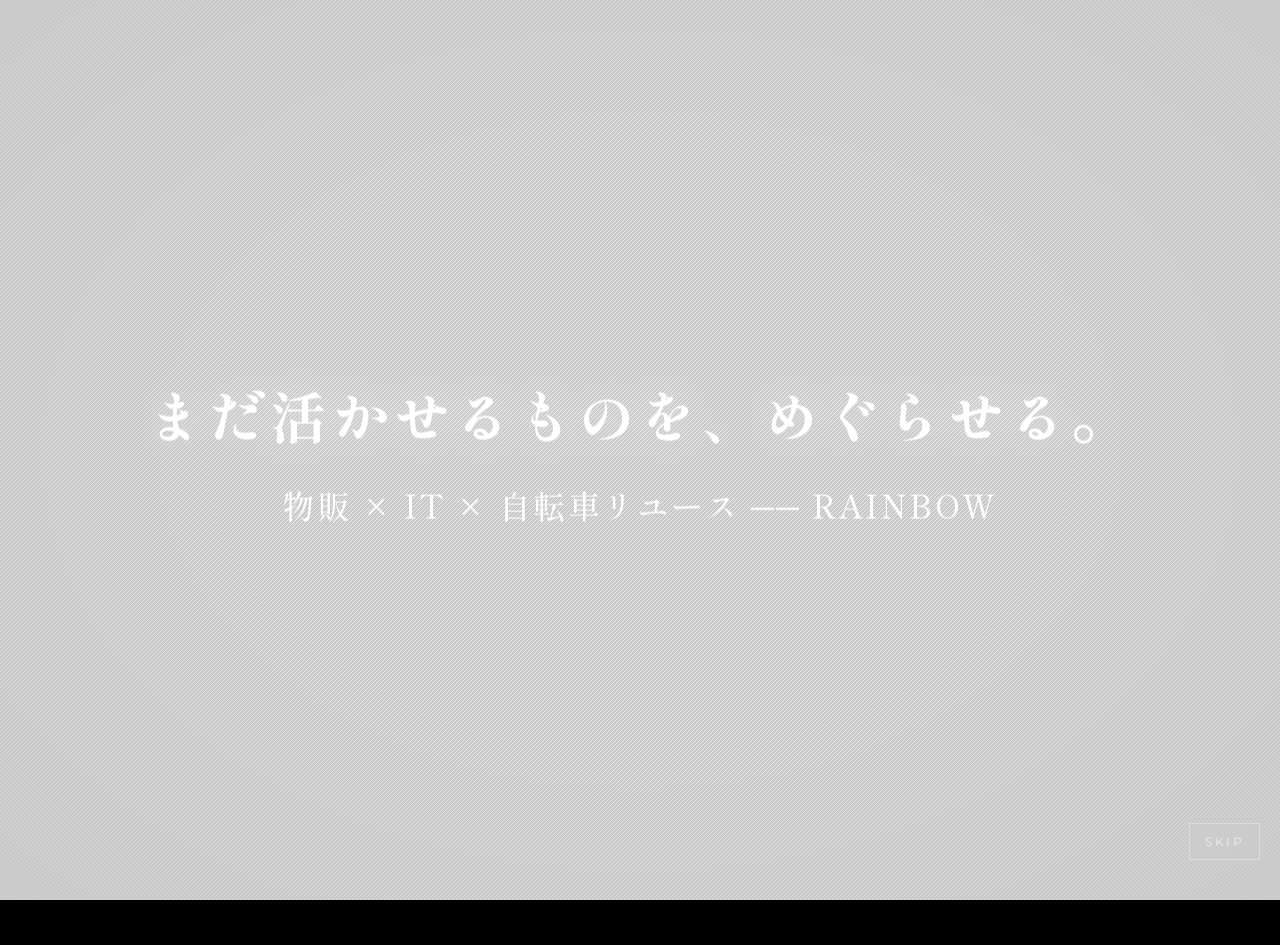
<file: index.html>
<!DOCTYPE html>
<html lang="ja">

<head>
    <script>
        (function() {
            var ua = navigator.userAgent.toLowerCase();
            // iPhone, Androidスマホの場合はアニメーションを省略してメインへ
            if (ua.indexOf('iphone') > -1 || (ua.indexOf('android') > -1 && ua.indexOf('mobile') > -1)) {
                window.location.href = 'main.html';
            }
        })();
    </script>
    <meta charset="UTF-8">
    <title>RAINBOW｜石川県かほく市の個人事業（物販・IT業務効率化・自転車リユース）</title>
    <meta name="description" content="石川県かほく市発。RAINBOW（屋号）は、リユース物販・IT業務効率化・自転車リユース（めぐり自転車）を営む個人事業です。古物商許可・自転車安全整備士・第二種電気工事士を保有。">

    <link rel="icon" href="favicon.svg" type="image/svg+xml">
    <link rel="icon" href="favicon-32x32.png" sizes="32x32" type="image/png">
    <link rel="icon" href="favicon-16x16.png" sizes="16x16" type="image/png">
    <link rel="apple-touch-icon" href="apple-touch-icon.png">

    <meta property="og:type" content="website">
    <meta property="og:site_name" content="RAINBOW">
    <meta property="og:title" content="RAINBOW｜石川県かほく市の個人事業（物販・IT業務効率化・自転車リユース）">
    <meta property="og:description" content="リユース物販・IT業務効率化・自転車リユース（めぐり自転車）を営む、石川県かほく市の個人事業です。">
    <meta property="og:image" content="https://wilier300227-oss.github.io/rainbow-company-hp/images/ogp.jpg">
    <meta property="og:url" content="https://wilier300227-oss.github.io/rainbow-company-hp/">
    <meta name="twitter:card" content="summary_large_image">
    <meta name="twitter:title" content="RAINBOW｜石川県かほく市の個人事業">
    <meta name="twitter:description" content="リユース物販・IT業務効率化・自転車リユース（めぐり自転車）を営む、石川県かほく市の個人事業です。">
    <meta name="twitter:image" content="https://wilier300227-oss.github.io/rainbow-company-hp/images/ogp.jpg">

    <meta name="viewport" content="width=device-width, initial-scale=1">

    <link rel="preconnect" href="https://fonts.googleapis.com">
    <link rel="preconnect" href="https://fonts.gstatic.com" crossorigin>
    <link href="https://fonts.googleapis.com/css2?family=Shippori+Mincho:wght@500;800&display=swap" rel="stylesheet">
    <link href="https://fonts.googleapis.com/css2?family=Montserrat:wght@400;600&display=swap" rel="stylesheet">

    <script src="https://cdnjs.cloudflare.com/ajax/libs/gsap/3.12.2/gsap.min.js"></script>

    <style>
        body,
        html {
            margin: 0;
            padding: 0;
            width: 100%;
            /* 100vhの代わりにdvhを使うことでスマホのアドレスバー問題を解決 */
            height: 100vh;
            height: 100dvh; 
            overflow: hidden;
            background-color: #000;
            font-family: 'Shippori Mincho', serif;
        }

        .video-container {
            position: absolute;
            top: 0;
            left: 0;
            width: 100%;
            height: 100%;
            z-index: 0;
        }

        .bg-video {
            width: 100%;
            height: 100%;
            object-fit: cover;
            /* スマホでの動画再生を安定させるため */
            position: absolute;
            top: 0;
            left: 0;
        }

        .video-overlay {
            position: absolute;
            top: 0;
            left: 0;
            width: 100%;
            height: 100%;
            background: rgba(0, 0, 0, 0.4); /* 少し明るく調整 */
            background-image: radial-gradient(rgba(0, 0, 0, 0) 40%, rgba(0, 0, 0, 0.8) 100%),
                url('[data-uri]');
            z-index: 1;
        }

        .splash-text {
            position: absolute;
            z-index: 2;
            top: 50%;
            left: 50%;
            transform: translate(-50%, -50%);
            text-align: center;
            width: 90%; /* 画面幅いっぱいにしない */
            max-width: 1000px;
            color: #ffffff;
            pointer-events: none;
        }

        .line {
            display: block;
            margin: 1rem 0;
            line-height: 1.6; /* 行間を少し広げる */
            
            /* 折り返しを許可する設定 */
            white-space: normal; 
            word-wrap: break-word;
            overflow-wrap: break-word;
        }

        #line1 {
            font-size: clamp(1.4rem, 5vw, 3.5rem);
            font-weight: 800;
            letter-spacing: 0.1em;
            text-shadow: 0 5px 15px rgba(0, 0, 0, 0.9);
        }

        #line2 {
            font-size: clamp(0.9rem, 3vw, 2rem);
            font-weight: 500;
            letter-spacing: 0.08em;
            margin-top: 20px;
            text-shadow: 0 3px 10px rgba(0, 0, 0, 0.9);
        }

        .char {
            display: inline-block;
            opacity: 0;
            will-change: transform, opacity, filter;
            /* 改行時の挙動を安定させる */
            white-space: pre-wrap; 
        }

        /* --- SKIPボタン --- */
        .skip-btn {
            position: absolute;
            bottom: 40px;
            right: 20px;
            z-index: 20;
            color: rgba(255, 255, 255, 0.7);
            font-family: 'Montserrat', sans-serif;
            font-size: 12px;
            font-weight: 400;
            letter-spacing: 0.2em;
            padding: 10px 15px;
            border: 1px solid rgba(255, 255, 255, 0.3);
            cursor: pointer;
            transition: all 0.3s ease;
            opacity: 0;
            backdrop-filter: blur(5px);
            touch-action: manipulation;
        }

        .skip-btn:hover, .skip-btn:active {
            background-color: #fff;
            color: #000;
            border-color: #fff;
            padding-right: 25px;
        }

        .skip-btn::after {
            content: '→';
            position: absolute;
            right: 8px;
            opacity: 0;
            transition: opacity 0.3s ease;
        }

        .skip-btn:hover::after, .skip-btn:active::after {
            opacity: 1;
        }

        .fade-overlay {
            position: fixed;
            top: 0;
            left: 0;
            width: 100%;
            height: 100%;
            background-color: #fff;
            z-index: 30;
            opacity: 0;
            pointer-events: none;
        }

        @media (max-width: 600px) {
            .line {
                width: 100%;
            }
            #line1 {
                line-height: 1.4;
            }
        }
    </style>
</head>

<body>

    <div class="video-container">
        <video autoplay muted loop playsinline class="bg-video">
            <source src="video/night.mp4" type="video/mp4">
        </video>
        <div class="video-overlay"></div>
    </div>

    <div class="splash-text">
        <div class="line" id="line1">まだ活かせるものを、めぐらせる。</div>
        <div class="line" id="line2">物販 × IT × 自転車リユース ── RAINBOW</div>
    </div>

    <div class="skip-btn" id="skipBtn">SKIP</div>

    <div class="fade-overlay"></div>

    <script>
        document.addEventListener("DOMContentLoaded", function () {

            let isNavigating = false;

            const goNextPage = () => {
                if (isNavigating) return;
                isNavigating = true;

                gsap.killTweensOf("*");

                gsap.to(".fade-overlay", {
                    duration: 0.6, 
                    opacity: 1,
                    ease: "power2.inOut",
                    onComplete: () => {
                        window.location.href = "main.html";
                    }
                });
            };

            const skipBtn = document.getElementById("skipBtn");
            if(skipBtn) {
                skipBtn.addEventListener("click", goNextPage);
            }

            /* --- テキスト分割処理 --- */
            const splitText = (selector) => {
                const element = document.querySelector(selector);
                if (!element) return [];
                const text = element.innerText;
                element.innerHTML = text.split("").map(char => `<span class="char">${char}</span>`).join("");
                return element.querySelectorAll(".char");
            };

            const charsLine1 = splitText("#line1");
            const charsLine2 = splitText("#line2");

            const tl = gsap.timeline();

            tl
                .to(skipBtn, { opacity: 1, duration: 0.5 }, 0)
                .addLabel("start", "+=0.1")

                // 1行目
                .to(charsLine1, {
                    duration: 0.8,
                    opacity: 1,
                    y: 0,
                    filter: "blur(0px)",
                    startAt: { y: 40, filter: "blur(15px)", opacity: 0 },
                    stagger: 0.04,
                    ease: "power4.out"
                }, "start")

                // 2行目
                .to(charsLine2, {
                    duration: 0.8,
                    opacity: 1,
                    y: 0,
                    filter: "blur(0px)",
                    startAt: { y: 30, filter: "blur(10px)", opacity: 0 },
                    stagger: 0.03,
                    ease: "power3.out"
                }, "-=0.6")

                // 輝きエフェクト
                .to("#line1", {
                    textShadow: "0 0 30px rgba(255,255,255, 0.5), 0 5px 15px rgba(0,0,0, 0.9)",
                    duration: 2.0,
                    repeat: -1,
                    yoyo: true,
                    ease: "sine.inOut"
                }, "-=0.5")

                // 背景動画ズーム
                .to(".bg-video", {
                    scale: 1.1,
                    duration: 5,
                    ease: "none"
                }, 0)

                .call(goNextPage, null, "+=1.5");
        });
    </script>
</body>

</html>
</file>
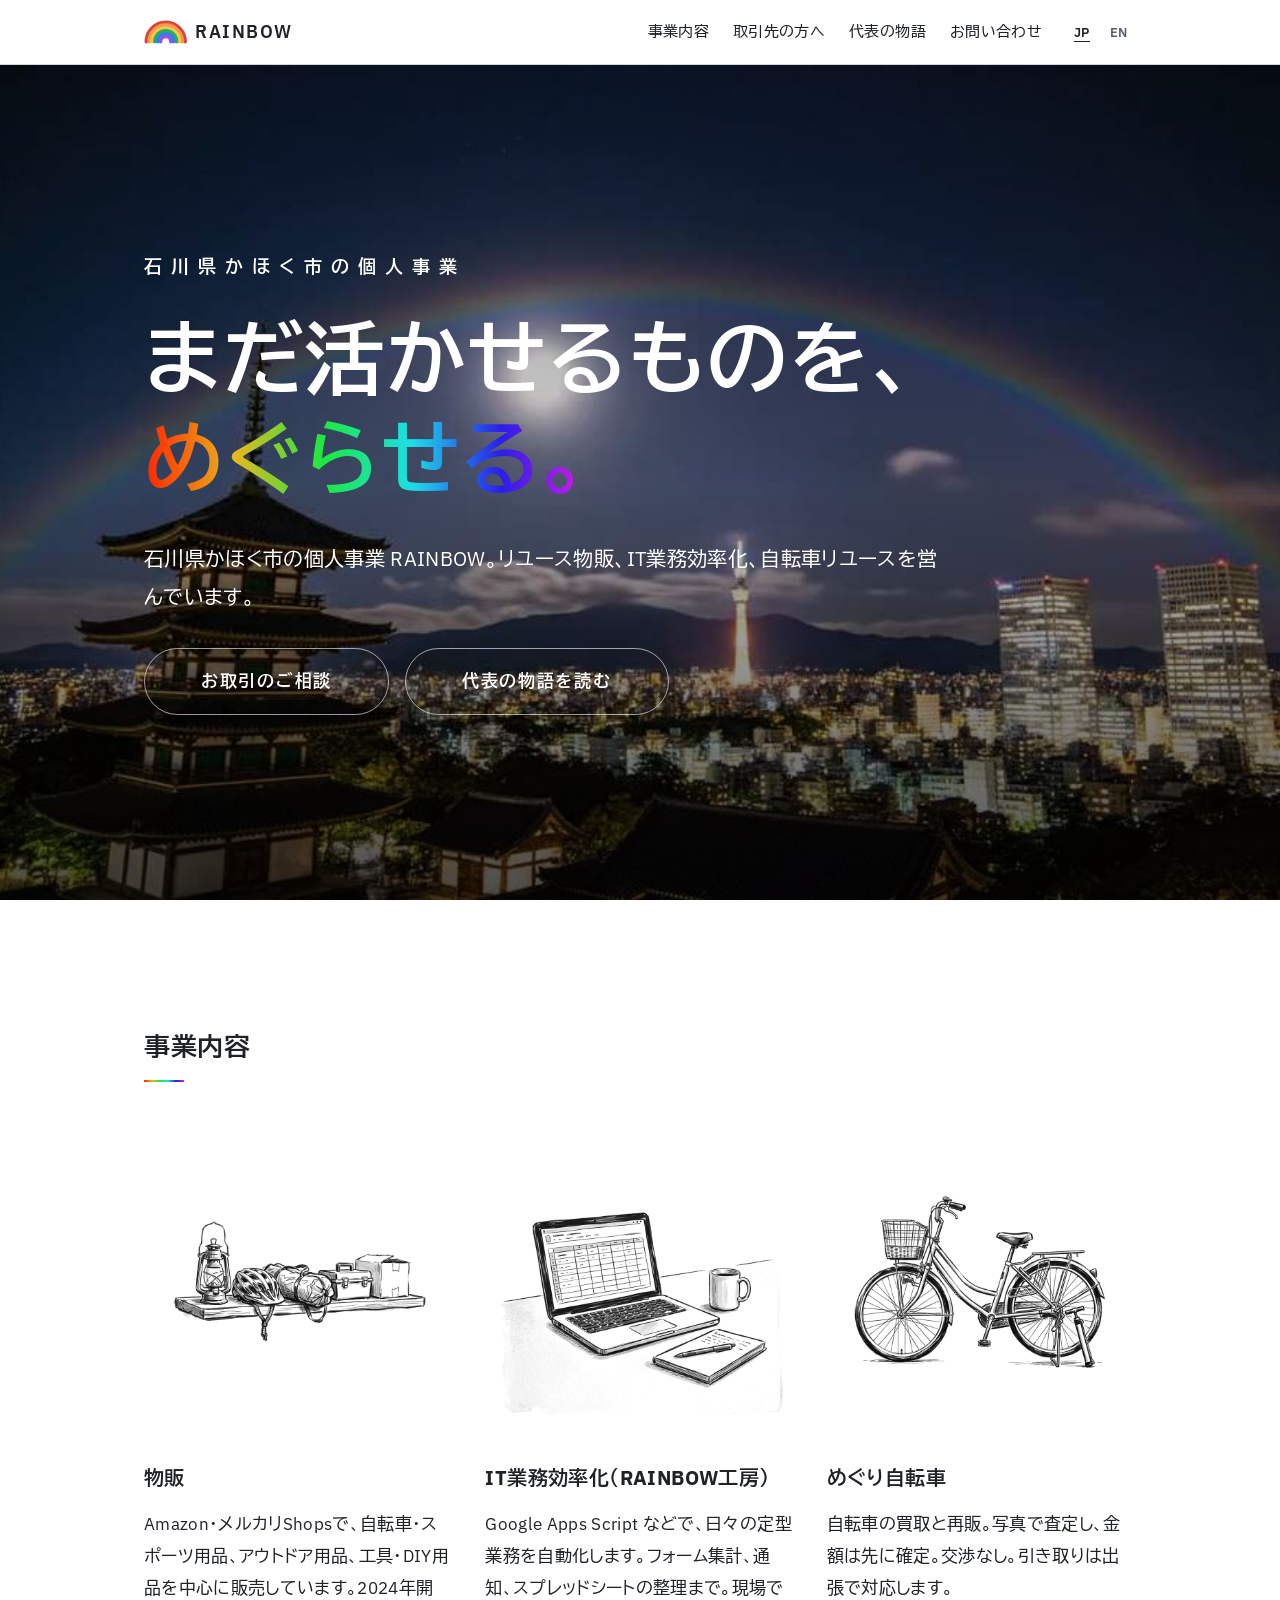
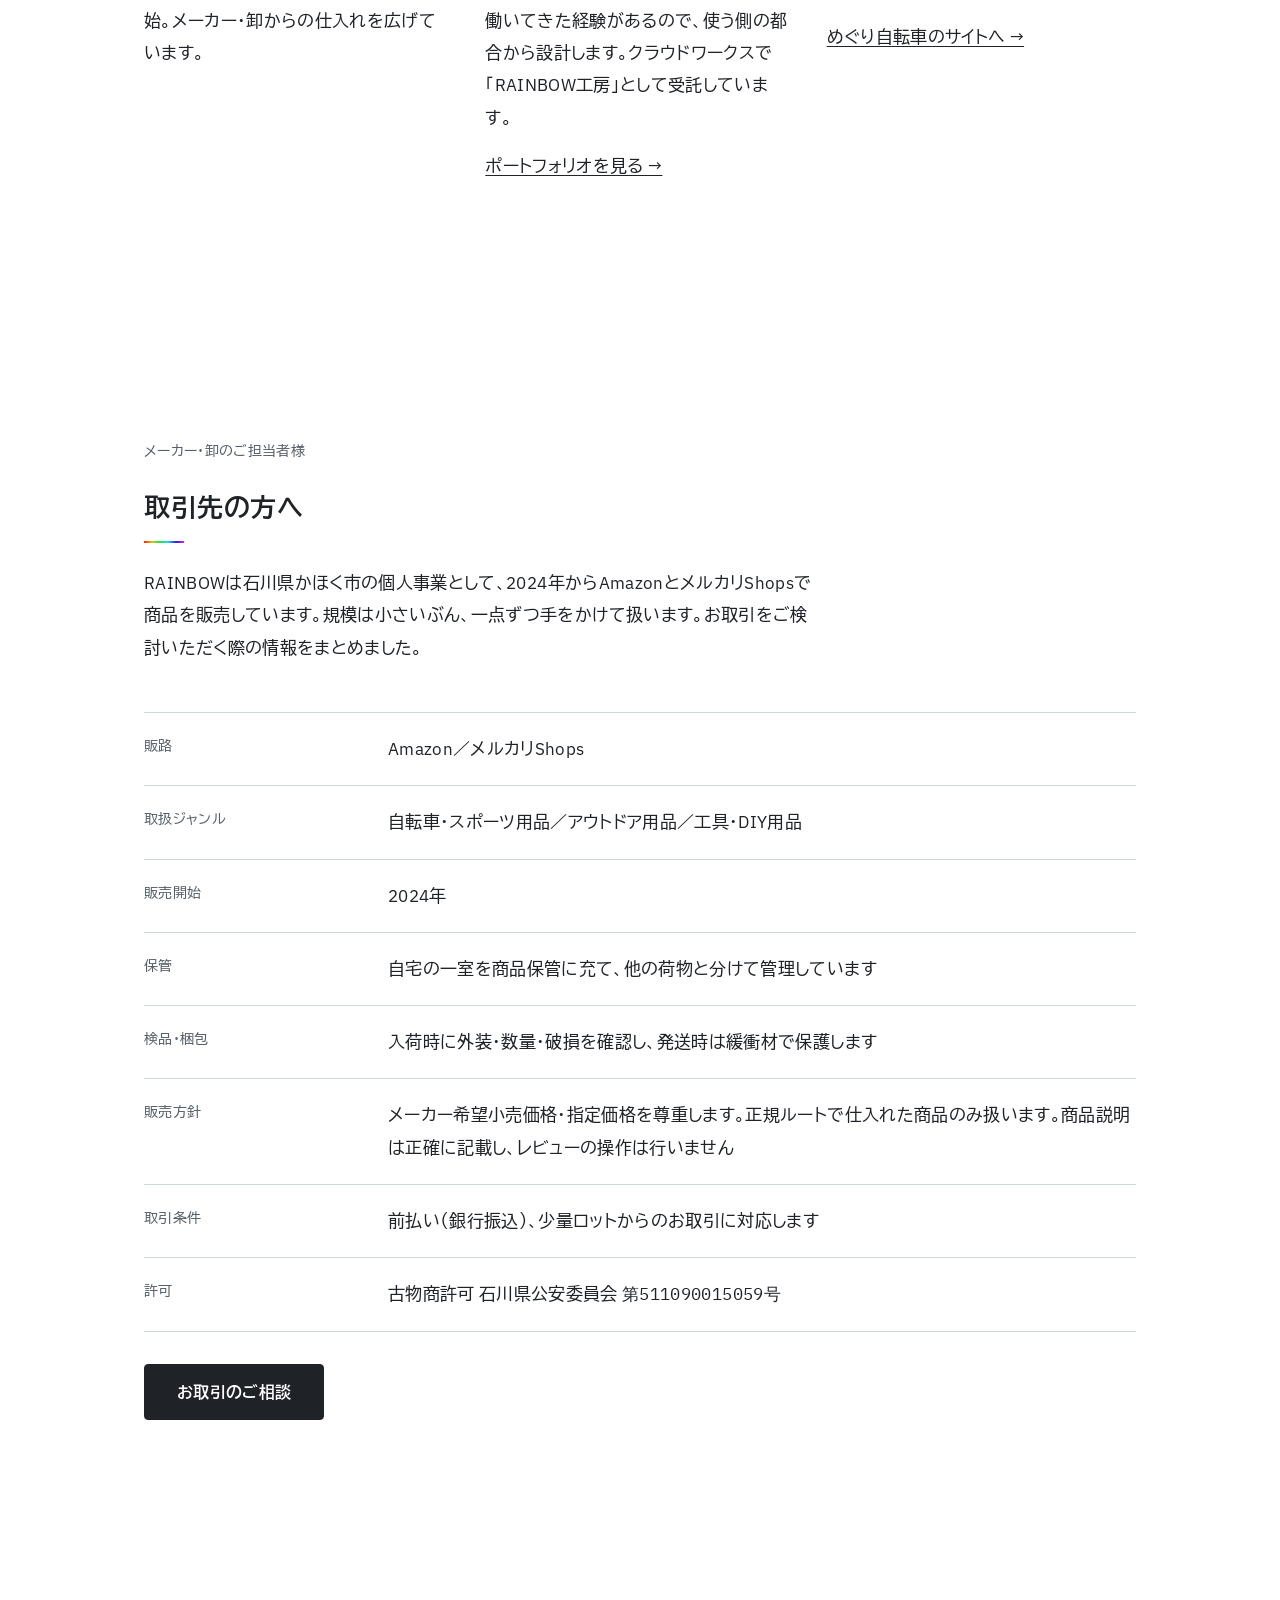
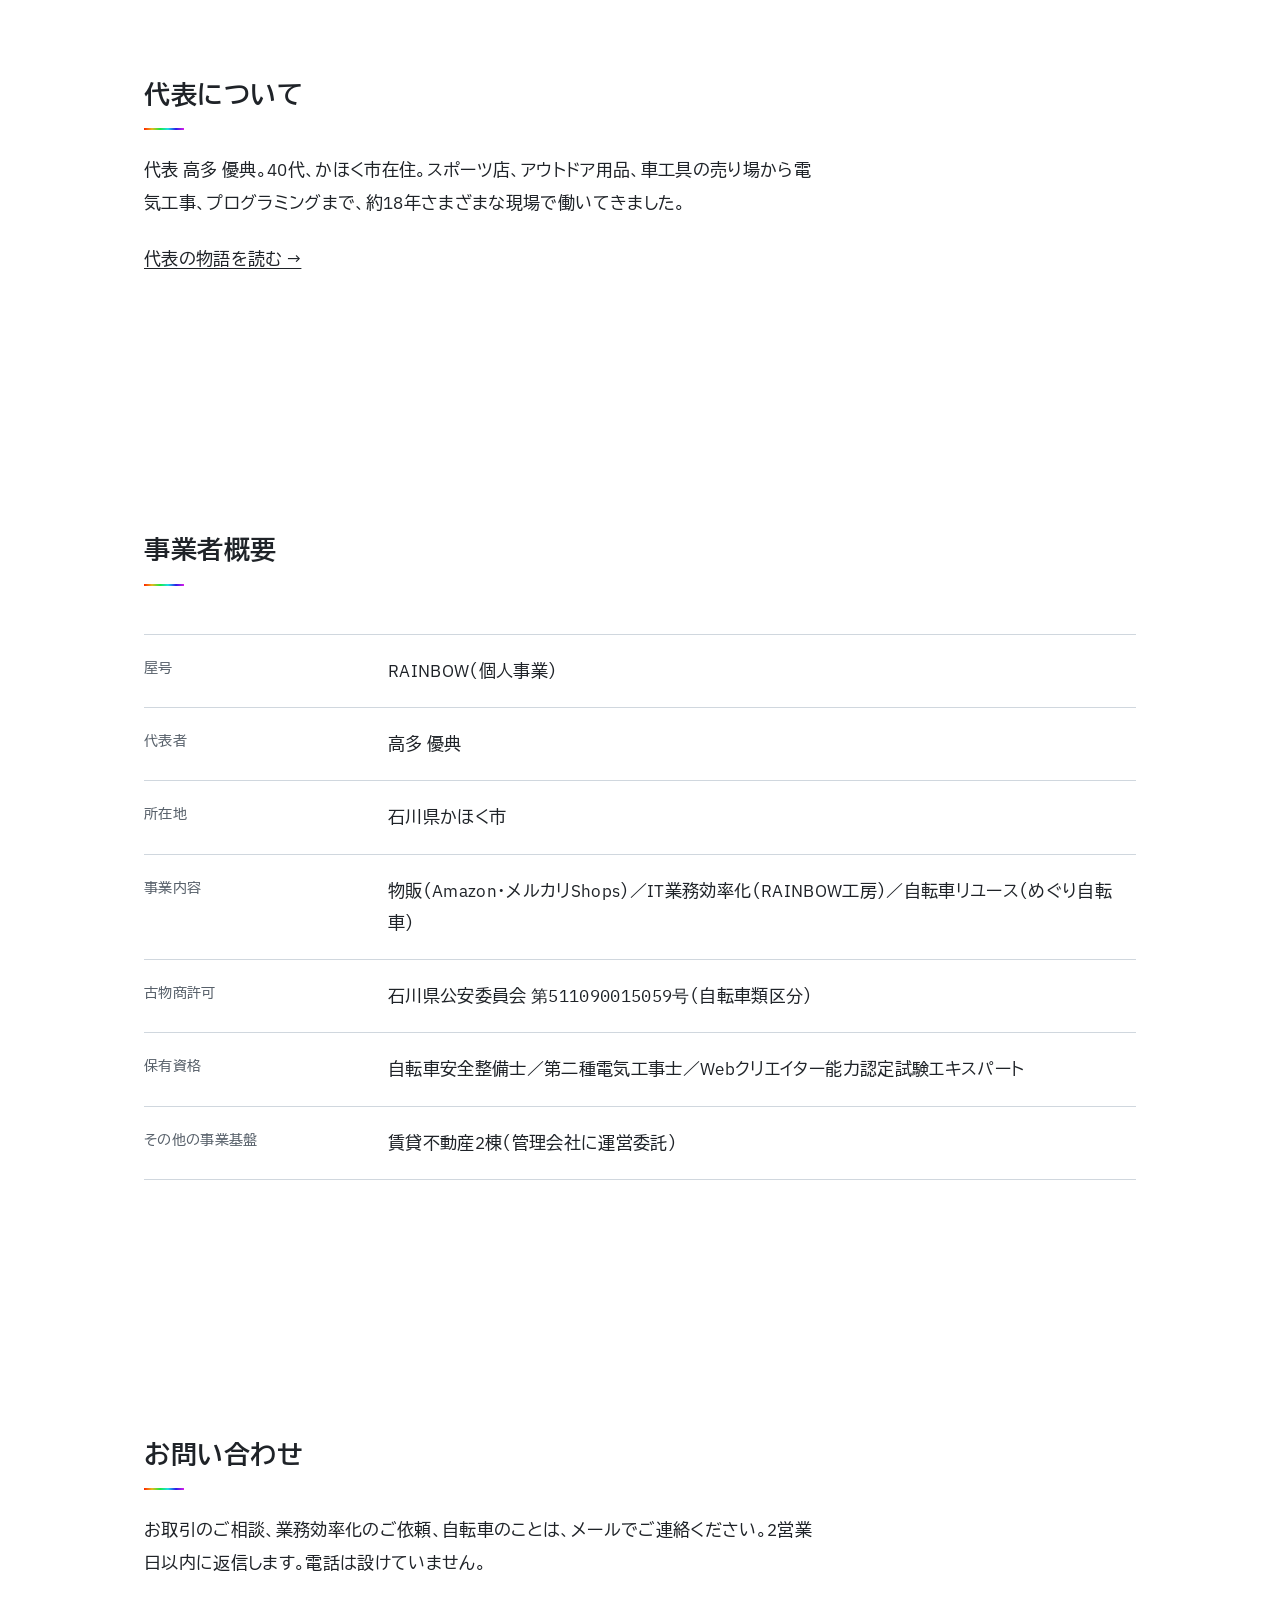
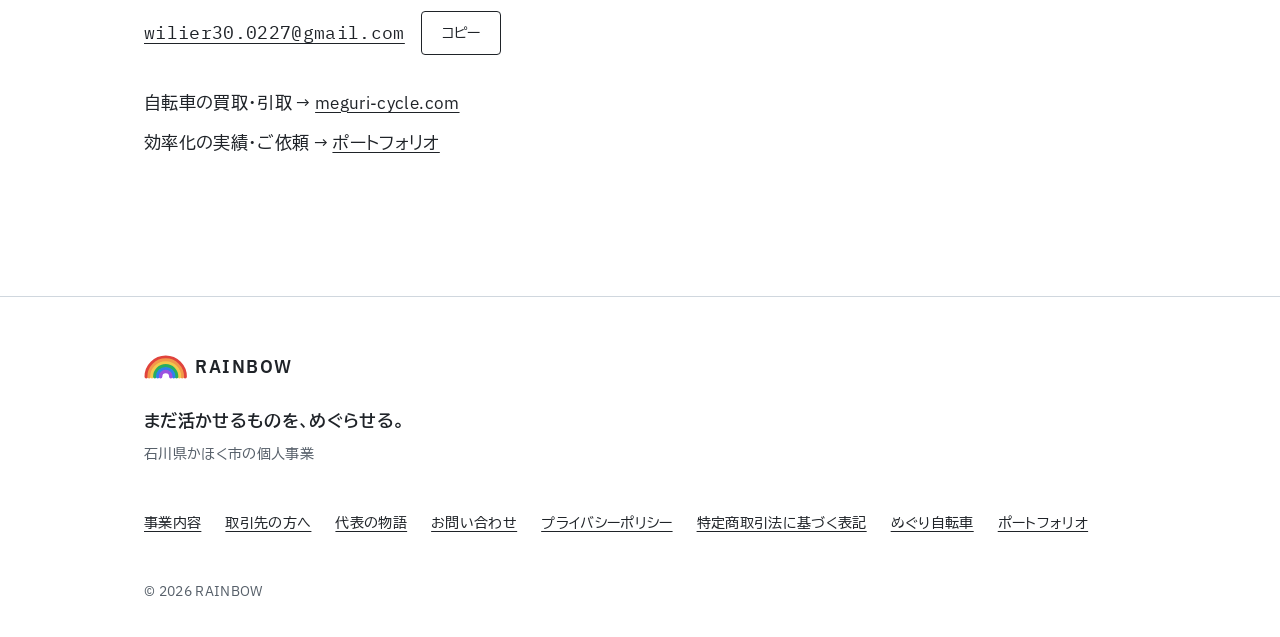
<file: main.html>
<!DOCTYPE html>
<html lang="ja">

<head>
    <meta charset="UTF-8">
    <meta name="viewport" content="width=device-width, initial-scale=1.0">
    <title>RAINBOW｜石川県かほく市の個人事業（物販・IT業務効率化・自転車リユース）</title>
    <meta name="description" content="石川県かほく市の個人事業 RAINBOW。Amazon・メルカリShopsでの物販（自転車・スポーツ、アウトドア、工具）、IT業務効率化、自転車リユース（めぐり自転車）。古物商許可・自転車安全整備士・第二種電気工事士保有。">

    <link rel="icon" href="favicon.svg" type="image/svg+xml">
    <link rel="icon" href="favicon-32x32.png" sizes="32x32" type="image/png">
    <link rel="icon" href="favicon-16x16.png" sizes="16x16" type="image/png">
    <link rel="apple-touch-icon" href="apple-touch-icon.png">

    <meta property="og:type" content="website">
    <meta property="og:site_name" content="RAINBOW">
    <meta property="og:title" content="RAINBOW｜石川県かほく市の個人事業（物販・IT業務効率化・自転車リユース）">
    <meta property="og:description" content="石川県かほく市の個人事業 RAINBOW。Amazon・メルカリShopsでの物販（自転車・スポーツ、アウトドア、工具）、IT業務効率化、自転車リユース（めぐり自転車）。古物商許可・自転車安全整備士・第二種電気工事士保有。">
    <meta property="og:image" content="https://wilier300227-oss.github.io/rainbow-company-hp/images/ogp.jpg">
    <meta property="og:url" content="https://wilier300227-oss.github.io/rainbow-company-hp/main.html">
    <meta name="twitter:card" content="summary_large_image">
    <meta name="twitter:title" content="RAINBOW｜石川県かほく市の個人事業">
    <meta name="twitter:description" content="石川県かほく市の個人事業 RAINBOW。Amazon・メルカリShopsでの物販（自転車・スポーツ、アウトドア、工具）、IT業務効率化、自転車リユース（めぐり自転車）。古物商許可・自転車安全整備士・第二種電気工事士保有。">
    <meta name="twitter:image" content="https://wilier300227-oss.github.io/rainbow-company-hp/images/ogp.jpg">

    <link rel="preconnect" href="https://fonts.googleapis.com">
    <link rel="preconnect" href="https://fonts.gstatic.com" crossorigin>
    <link href="https://fonts.googleapis.com/css2?family=BIZ+UDPGothic:wght@400;700&family=IBM+Plex+Sans:wght@400;600&family=IBM+Plex+Mono&display=swap" rel="stylesheet" media="print" onload="this.media='all'">
    <noscript>
        <link href="https://fonts.googleapis.com/css2?family=BIZ+UDPGothic:wght@400;700&family=IBM+Plex+Sans:wght@400;600&family=IBM+Plex+Mono&display=swap" rel="stylesheet">
    </noscript>

    <link rel="preload" as="image" href="images/hero-poster.jpg" fetchpriority="high">
    <link rel="stylesheet" href="css/common.css">
</head>

<body>
    <div id="scroll-progress"></div>

    <header class="site-header">
        <div class="container">
            <a href="main.html" class="logo" aria-label="RAINBOW トップ">
                <svg viewBox="12 25 76 42" role="img" aria-hidden="true" focusable="false">
                    <path d="M 16 63 A 34 34 0 0 1 84 63" fill="none" stroke="#e0433c" stroke-width="6.2" stroke-linecap="round"/>
                    <path d="M 21 63 A 29 29 0 0 1 79 63" fill="none" stroke="#f2994a" stroke-width="6.2" stroke-linecap="round"/>
                    <path d="M 26 63 A 24 24 0 0 1 74 63" fill="none" stroke="#f2c94c" stroke-width="6.2" stroke-linecap="round"/>
                    <path d="M 31 63 A 19 19 0 0 1 69 63" fill="none" stroke="#27ae60" stroke-width="6.2" stroke-linecap="round"/>
                    <path d="M 36 63 A 14 14 0 0 1 64 63" fill="none" stroke="#2f80ed" stroke-width="6.2" stroke-linecap="round"/>
                    <path d="M 41 63 A 9 9 0 0 1 59 63" fill="none" stroke="#9b51e0" stroke-width="6.2" stroke-linecap="round"/>
                </svg>
                <span class="wordmark">RAINBOW</span>
            </a>
            <div class="header-right">
                <nav class="global-nav" aria-label="メインナビゲーション">
                    <a href="#services" class="lang" data-ja="事業内容" data-en="Services">事業内容</a>
                    <a href="#partners" class="lang" data-ja="取引先の方へ" data-en="For Partners">取引先の方へ</a>
                    <a href="story.html" class="lang" data-ja="代表の物語" data-en="Founder's Story">代表の物語</a>
                    <a href="#contact" class="lang" data-ja="お問い合わせ" data-en="Contact">お問い合わせ</a>
                </nav>
                <div class="lang-switch" role="group" aria-label="言語切替">
                    <button type="button" class="lang-btn active" data-lang="ja">JP</button>
                    <button type="button" class="lang-btn" data-lang="en">EN</button>
                </div>
                <button type="button" class="menu-toggle" aria-label="メニュー" aria-expanded="false">
                    <span></span><span></span><span></span>
                </button>
            </div>
        </div>
        <nav class="mobile-menu" aria-label="モバイルナビゲーション">
            <a href="#services" class="lang" data-ja="事業内容" data-en="Services">事業内容</a>
            <a href="#partners" class="lang" data-ja="取引先の方へ" data-en="For Partners">取引先の方へ</a>
            <a href="story.html" class="lang" data-ja="代表の物語" data-en="Founder's Story">代表の物語</a>
            <a href="#contact" class="lang" data-ja="お問い合わせ" data-en="Contact">お問い合わせ</a>
        </nav>
    </header>

    <main>
        <section id="hero" class="hero-video">
            <video autoplay muted loop playsinline preload="metadata" poster="images/hero-poster.jpg" aria-hidden="true">
                <source src="video/night.mp4" type="video/mp4">
            </video>
            <div class="hero-overlay"></div>
            <div class="container hero-content">
                <p class="hero-eyebrow lang" data-ja="石川県かほく市の個人事業" data-en="A sole proprietorship in Kahoku, Ishikawa">石川県かほく市の個人事業</p>
                <h1><span class="lang" data-ja="まだ活かせるものを、" data-en="Keeping still-usable things">まだ活かせるものを、</span><br><span class="text-gradient lang" data-ja="めぐらせる。" data-en="in circulation.">めぐらせる。</span></h1>
                <p class="hero-lead lang" data-ja="石川県かほく市の個人事業 RAINBOW。リユース物販、IT業務効率化、自転車リユースを営んでいます。" data-en="RAINBOW is a sole proprietorship in Kahoku, Ishikawa. We run reuse retail, IT workflow automation, and bicycle reuse.">石川県かほく市の個人事業 RAINBOW。リユース物販、IT業務効率化、自転車リユースを営んでいます。</p>
                <div class="hero-actions">
                    <a href="#contact" class="btn-rainbow-glow lang" data-ja="お取引のご相談" data-en="Business Inquiries">お取引のご相談</a>
                    <a href="story.html" class="btn-rainbow-glow lang" data-ja="代表の物語を読む" data-en="Read the Founder's Story">代表の物語を読む</a>
                </div>
            </div>
        </section>

        <section id="services">
            <div class="container">
                <h2 class="lang" data-ja="事業内容" data-en="Services">事業内容</h2>
                <div class="services-grid">
                    <div class="service">
                        <picture>
                            <source srcset="images/ink-goods.webp" type="image/webp">
                            <img src="images/ink-goods.png" alt="ランタン、ヘルメット、テント、工具箱、段ボールが並ぶ棚の墨絵" width="900" height="900" loading="lazy">
                        </picture>
                        <h3 class="lang" data-ja="物販" data-en="Retail">物販</h3>
                        <p class="lang" data-ja="Amazon・メルカリShopsで、自転車・スポーツ用品、アウトドア用品、工具・DIY用品を中心に販売しています。2024年開始。メーカー・卸からの仕入れを広げています。" data-en="We sell on Amazon and Mercari Shops, focusing on bicycles and sporting goods, outdoor gear, and tools and DIY supplies. Started in 2024. We are expanding sourcing from manufacturers and wholesalers.">Amazon・メルカリShopsで、自転車・スポーツ用品、アウトドア用品、工具・DIY用品を中心に販売しています。2024年開始。メーカー・卸からの仕入れを広げています。</p>
                    </div>
                    <div class="service">
                        <picture>
                            <source srcset="images/ink-it.webp" type="image/webp">
                            <img src="images/ink-it.png" alt="表計算を開いたノートPCと手帳の墨絵" width="900" height="900" loading="lazy">
                        </picture>
                        <h3 class="lang" data-ja="IT業務効率化（RAINBOW工房）" data-en="Workflow Automation (RAINBOW Kobo)">IT業務効率化（RAINBOW工房）</h3>
                        <p class="lang" data-ja="Google Apps Script などで、日々の定型業務を自動化します。フォーム集計、通知、スプレッドシートの整理まで。現場で働いてきた経験があるので、使う側の都合から設計します。クラウドワークスで「RAINBOW工房」として受託しています。" data-en="We automate routine daily tasks with tools like Google Apps Script, from form aggregation and notifications to spreadsheet cleanup. Years of hands-on work mean we design around the people who actually use it. Available for hire on CrowdWorks as &quot;RAINBOW Kobo.&quot;">Google Apps Script などで、日々の定型業務を自動化します。フォーム集計、通知、スプレッドシートの整理まで。現場で働いてきた経験があるので、使う側の都合から設計します。クラウドワークスで「RAINBOW工房」として受託しています。</p>
                        <a href="https://wilier300227-oss.github.io/rainbow-portfolio/" target="_blank" rel="noopener noreferrer" class="lang" data-ja="ポートフォリオを見る →" data-en="View portfolio →">ポートフォリオを見る →</a>
                    </div>
                    <div class="service">
                        <picture>
                            <source srcset="images/ink-bike.webp" type="image/webp">
                            <img src="images/ink-bike.png" alt="カゴ付き自転車と空気入れの墨絵" width="900" height="900" loading="lazy">
                        </picture>
                        <h3 class="lang" data-ja="めぐり自転車" data-en="Meguri Cycle">めぐり自転車</h3>
                        <p class="lang" data-ja="自転車の買取と再販。写真で査定し、金額は先に確定。交渉なし。引き取りは出張で対応します。" data-en="Bicycle buy-back and resale. We appraise from photos and fix the price up front. No haggling. Pickup is done on-site.">自転車の買取と再販。写真で査定し、金額は先に確定。交渉なし。引き取りは出張で対応します。</p>
                        <a href="https://meguri-cycle.com/" target="_blank" rel="noopener noreferrer" class="lang" data-ja="めぐり自転車のサイトへ →" data-en="Visit Meguri Cycle →">めぐり自転車のサイトへ →</a>
                    </div>
                </div>
            </div>
        </section>

        <section id="partners">
            <div class="container">
                <p class="note lang" data-ja="メーカー・卸のご担当者様" data-en="For manufacturer and wholesaler representatives">メーカー・卸のご担当者様</p>
                <h2 class="lang" data-ja="取引先の方へ" data-en="For Business Partners">取引先の方へ</h2>
                <p class="lang" data-ja="RAINBOWは石川県かほく市の個人事業として、2024年からAmazonとメルカリShopsで商品を販売しています。規模は小さいぶん、一点ずつ手をかけて扱います。お取引をご検討いただく際の情報をまとめました。" data-en="RAINBOW is a sole proprietorship in Kahoku, Ishikawa, selling on Amazon and Mercari Shops since 2024. Being small means we handle every item with care. Here is the information you may need when considering a partnership.">RAINBOWは石川県かほく市の個人事業として、2024年からAmazonとメルカリShopsで商品を販売しています。規模は小さいぶん、一点ずつ手をかけて扱います。お取引をご検討いただく際の情報をまとめました。</p>
                <dl class="data-table">
                    <div>
                        <dt class="lang" data-ja="販路" data-en="Sales channels">販路</dt>
                        <dd class="lang" data-ja="Amazon／メルカリShops" data-en="Amazon / Mercari Shops">Amazon／メルカリShops</dd>
                    </div>
                    <div>
                        <dt class="lang" data-ja="取扱ジャンル" data-en="Product categories">取扱ジャンル</dt>
                        <dd class="lang" data-ja="自転車・スポーツ用品／アウトドア用品／工具・DIY用品" data-en="Bicycles &amp; sporting goods / outdoor gear / tools &amp; DIY supplies">自転車・スポーツ用品／アウトドア用品／工具・DIY用品</dd>
                    </div>
                    <div>
                        <dt class="lang" data-ja="販売開始" data-en="Selling since">販売開始</dt>
                        <dd class="lang" data-ja="2024年" data-en="2024">2024年</dd>
                    </div>
                    <div>
                        <dt class="lang" data-ja="保管" data-en="Storage">保管</dt>
                        <dd class="lang" data-ja="自宅の一室を商品保管に充て、他の荷物と分けて管理しています" data-en="A dedicated room in our home is used for inventory, kept separate from personal belongings">自宅の一室を商品保管に充て、他の荷物と分けて管理しています</dd>
                    </div>
                    <div>
                        <dt class="lang" data-ja="検品・梱包" data-en="Inspection &amp; packing">検品・梱包</dt>
                        <dd class="lang" data-ja="入荷時に外装・数量・破損を確認し、発送時は緩衝材で保護します" data-en="On arrival we check packaging, quantity, and damage; shipments are protected with cushioning">入荷時に外装・数量・破損を確認し、発送時は緩衝材で保護します</dd>
                    </div>
                    <div>
                        <dt class="lang" data-ja="販売方針" data-en="Sales policy">販売方針</dt>
                        <dd class="lang" data-ja="メーカー希望小売価格・指定価格を尊重します。正規ルートで仕入れた商品のみ扱います。商品説明は正確に記載し、レビューの操作は行いません" data-en="We respect manufacturer suggested retail prices and designated prices. We only handle goods sourced through authorized channels. Product descriptions are accurate, and we never manipulate reviews">メーカー希望小売価格・指定価格を尊重します。正規ルートで仕入れた商品のみ扱います。商品説明は正確に記載し、レビューの操作は行いません</dd>
                    </div>
                    <div>
                        <dt class="lang" data-ja="取引条件" data-en="Terms">取引条件</dt>
                        <dd class="lang" data-ja="前払い（銀行振込）、少量ロットからのお取引に対応します" data-en="Advance payment by bank transfer; small-lot orders welcome">前払い（銀行振込）、少量ロットからのお取引に対応します</dd>
                    </div>
                    <div>
                        <dt class="lang" data-ja="許可" data-en="License">許可</dt>
                        <dd><span class="lang" data-ja="古物商許可 石川県公安委員会 " data-en="Secondhand Dealer License, Ishikawa Public Safety Commission ">古物商許可 石川県公安委員会 </span><span class="mono">第511090015059号</span></dd>
                    </div>
                </dl>
                <div class="hero-actions">
                    <a href="#contact" class="btn btn-primary lang" data-ja="お取引のご相談" data-en="Business Inquiries">お取引のご相談</a>
                </div>
            </div>
        </section>

        <section id="founder">
            <div class="container">
                <h2 class="lang" data-ja="代表について" data-en="About the Founder">代表について</h2>
                <p class="lang" data-ja="代表 高多 優典。40代、かほく市在住。スポーツ店、アウトドア用品、車工具の売り場から電気工事、プログラミングまで、約18年さまざまな現場で働いてきました。" data-en="Founder Masanori Takata, in his 40s, lives in Kahoku. Over about 18 years he has worked in many settings: sales floors for sporting goods, outdoor gear, and automotive tools, plus electrical work and programming.">代表 高多 優典。40代、かほく市在住。スポーツ店、アウトドア用品、車工具の売り場から電気工事、プログラミングまで、約18年さまざまな現場で働いてきました。</p>
                <a href="story.html" class="lang" data-ja="代表の物語を読む →" data-en="Read the founder's story →">代表の物語を読む →</a>
            </div>
        </section>

        <section id="company">
            <div class="container">
                <h2 class="lang" data-ja="事業者概要" data-en="Business Profile">事業者概要</h2>
                <dl class="data-table">
                    <div>
                        <dt class="lang" data-ja="屋号" data-en="Trade name">屋号</dt>
                        <dd class="lang" data-ja="RAINBOW（個人事業）" data-en="RAINBOW (sole proprietorship)">RAINBOW（個人事業）</dd>
                    </div>
                    <div>
                        <dt class="lang" data-ja="代表者" data-en="Representative">代表者</dt>
                        <dd class="lang" data-ja="高多 優典" data-en="Masanori Takata">高多 優典</dd>
                    </div>
                    <div>
                        <dt class="lang" data-ja="所在地" data-en="Location">所在地</dt>
                        <dd class="lang" data-ja="石川県かほく市" data-en="Kahoku City, Ishikawa, Japan">石川県かほく市</dd>
                    </div>
                    <div>
                        <dt class="lang" data-ja="事業内容" data-en="Business">事業内容</dt>
                        <dd class="lang" data-ja="物販（Amazon・メルカリShops）／IT業務効率化（RAINBOW工房）／自転車リユース（めぐり自転車）" data-en="Retail (Amazon / Mercari Shops) / IT workflow automation (RAINBOW Kobo) / bicycle reuse (Meguri Cycle)">物販（Amazon・メルカリShops）／IT業務効率化（RAINBOW工房）／自転車リユース（めぐり自転車）</dd>
                    </div>
                    <div>
                        <dt class="lang" data-ja="古物商許可" data-en="Secondhand dealer license">古物商許可</dt>
                        <dd><span class="lang" data-ja="石川県公安委員会 " data-en="Ishikawa Public Safety Commission ">石川県公安委員会 </span><span class="mono">第511090015059号</span><span class="lang" data-ja="（自転車類区分）" data-en=" (bicycle category)">（自転車類区分）</span></dd>
                    </div>
                    <div>
                        <dt class="lang" data-ja="保有資格" data-en="Certifications">保有資格</dt>
                        <dd class="lang" data-ja="自転車安全整備士／第二種電気工事士／Webクリエイター能力認定試験エキスパート" data-en="Certified Bicycle Safety Mechanic / Type II Electrician / Web Creator Certification (Expert)">自転車安全整備士／第二種電気工事士／Webクリエイター能力認定試験エキスパート</dd>
                    </div>
                    <div>
                        <dt class="lang" data-ja="その他の事業基盤" data-en="Other business assets">その他の事業基盤</dt>
                        <dd class="lang" data-ja="賃貸不動産2棟（管理会社に運営委託）" data-en="Two rental properties (operation entrusted to a management company)">賃貸不動産2棟（管理会社に運営委託）</dd>
                    </div>
                </dl>
            </div>
        </section>

        <section id="contact">
            <div class="container">
                <h2 class="lang" data-ja="お問い合わせ" data-en="Contact">お問い合わせ</h2>
                <p class="lang" data-ja="お取引のご相談、業務効率化のご依頼、自転車のことは、メールでご連絡ください。2営業日以内に返信します。電話は設けていません。" data-en="For business inquiries, automation projects, or anything bicycle-related, please email us. We reply within two business days. We do not have a phone line.">お取引のご相談、業務効率化のご依頼、自転車のことは、メールでご連絡ください。2営業日以内に返信します。電話は設けていません。</p>
                <div class="contact-email">
                    <a href="mailto:wilier30.0227@gmail.com" class="address">wilier30.0227@gmail.com</a>
                    <button type="button" class="copy-btn" data-email="wilier30.0227@gmail.com" aria-label="メールアドレスをコピー"><span class="lang" data-ja="コピー" data-en="Copy">コピー</span></button>
                </div>
                <div class="contact-links">
                    <p><span class="lang" data-ja="自転車の買取・引取 → " data-en="Bicycle buy-back &amp; pickup → ">自転車の買取・引取 → </span><a href="https://meguri-cycle.com/" target="_blank" rel="noopener noreferrer">meguri-cycle.com</a></p>
                    <p><span class="lang" data-ja="効率化の実績・ご依頼 → " data-en="Automation work &amp; requests → ">効率化の実績・ご依頼 → </span><a href="https://wilier300227-oss.github.io/rainbow-portfolio/" target="_blank" rel="noopener noreferrer" class="lang" data-ja="ポートフォリオ" data-en="Portfolio">ポートフォリオ</a></p>
                </div>
            </div>
        </section>
    </main>

    <footer class="site-footer">
        <div class="container">
            <a href="main.html" class="logo" aria-label="RAINBOW トップ">
                <svg viewBox="12 25 76 42" role="img" aria-hidden="true" focusable="false">
                    <path d="M 16 63 A 34 34 0 0 1 84 63" fill="none" stroke="#e0433c" stroke-width="6.2" stroke-linecap="round"/>
                    <path d="M 21 63 A 29 29 0 0 1 79 63" fill="none" stroke="#f2994a" stroke-width="6.2" stroke-linecap="round"/>
                    <path d="M 26 63 A 24 24 0 0 1 74 63" fill="none" stroke="#f2c94c" stroke-width="6.2" stroke-linecap="round"/>
                    <path d="M 31 63 A 19 19 0 0 1 69 63" fill="none" stroke="#27ae60" stroke-width="6.2" stroke-linecap="round"/>
                    <path d="M 36 63 A 14 14 0 0 1 64 63" fill="none" stroke="#2f80ed" stroke-width="6.2" stroke-linecap="round"/>
                    <path d="M 41 63 A 9 9 0 0 1 59 63" fill="none" stroke="#9b51e0" stroke-width="6.2" stroke-linecap="round"/>
                </svg>
                <span class="wordmark">RAINBOW</span>
            </a>
            <p class="tagline lang" data-ja="まだ活かせるものを、めぐらせる。" data-en="Keeping still-usable things in circulation.">まだ活かせるものを、めぐらせる。</p>
            <p class="note lang" data-ja="石川県かほく市の個人事業" data-en="A sole proprietorship in Kahoku, Ishikawa">石川県かほく市の個人事業</p>
            <nav class="footer-nav" aria-label="フッターナビゲーション">
                <a href="#services" class="lang" data-ja="事業内容" data-en="Services">事業内容</a>
                <a href="#partners" class="lang" data-ja="取引先の方へ" data-en="For Partners">取引先の方へ</a>
                <a href="story.html" class="lang" data-ja="代表の物語" data-en="Founder's Story">代表の物語</a>
                <a href="#contact" class="lang" data-ja="お問い合わせ" data-en="Contact">お問い合わせ</a>
                <a href="policy.html" class="lang" data-ja="プライバシーポリシー" data-en="Privacy Policy">プライバシーポリシー</a>
                <a href="tokutei.html" class="lang" data-ja="特定商取引法に基づく表記" data-en="Legal Notice">特定商取引法に基づく表記</a>
                <a href="https://meguri-cycle.com/" target="_blank" rel="noopener noreferrer" class="lang" data-ja="めぐり自転車" data-en="Meguri Cycle">めぐり自転車</a>
                <a href="https://wilier300227-oss.github.io/rainbow-portfolio/" target="_blank" rel="noopener noreferrer" class="lang" data-ja="ポートフォリオ" data-en="Portfolio">ポートフォリオ</a>
            </nav>
            <p class="copyright">&copy; 2026 RAINBOW</p>
        </div>
    </footer>

    <script src="js/common.js"></script>
</body>

</html>
</file>
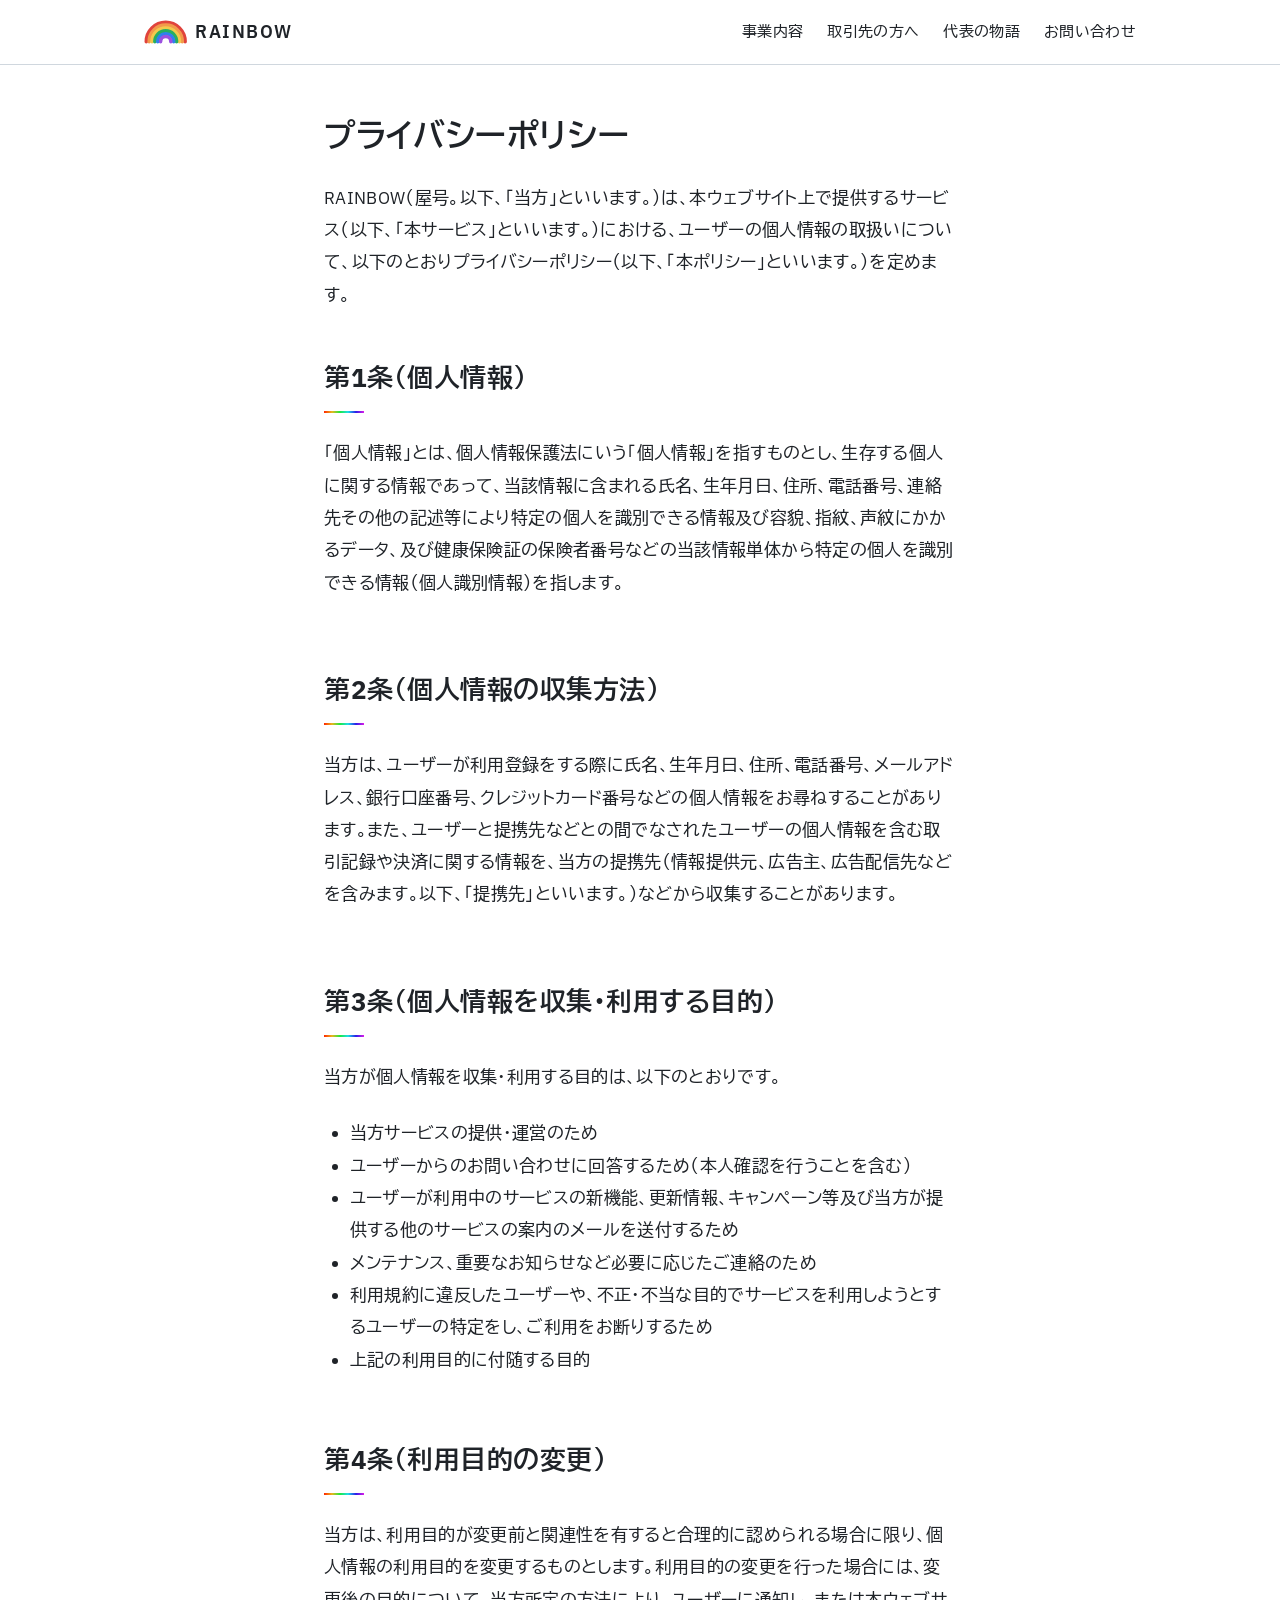
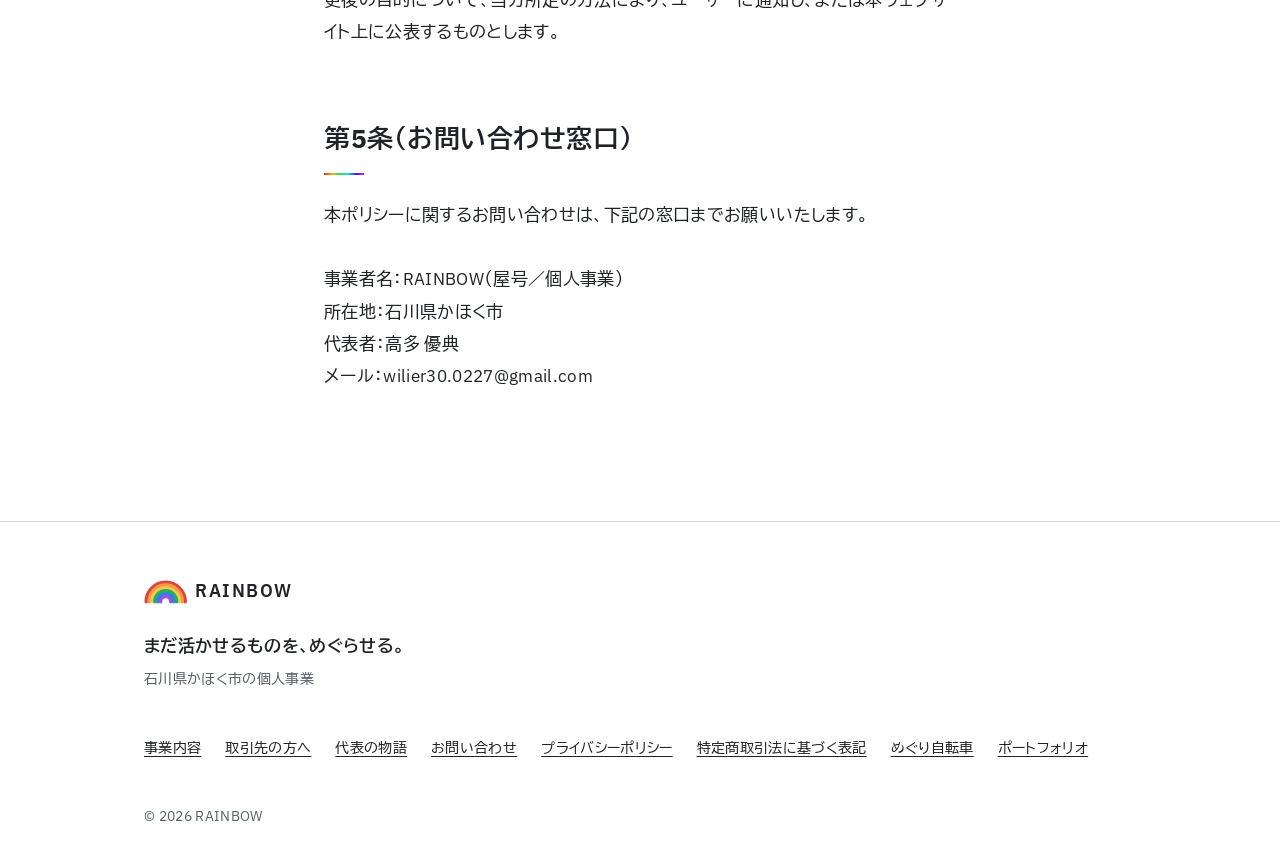
<file: policy.html>
<!DOCTYPE html>
<html lang="ja">

<head>
    <meta charset="UTF-8">
    <meta name="robots" content="index,follow" />
    <meta name="viewport" content="width=device-width, initial-scale=1.0">
    <title>プライバシーポリシー | RAINBOW</title>
    <link rel="icon" href="favicon.svg" type="image/svg+xml">
    <link rel="icon" href="favicon-32x32.png" sizes="32x32" type="image/png">
    <link rel="apple-touch-icon" href="apple-touch-icon.png">
    <link rel="preconnect" href="https://fonts.googleapis.com">
    <link rel="preconnect" href="https://fonts.gstatic.com" crossorigin>
    <link href="https://fonts.googleapis.com/css2?family=BIZ+UDPGothic:wght@400;700&family=IBM+Plex+Sans:wght@400;600&display=swap" rel="stylesheet" media="print" onload="this.media='all'">
    <noscript>
        <link href="https://fonts.googleapis.com/css2?family=BIZ+UDPGothic:wght@400;700&family=IBM+Plex+Sans:wght@400;600&display=swap" rel="stylesheet">
    </noscript>
    <link rel="stylesheet" href="css/common.css">
</head>

<body>
    <div id="scroll-progress"></div>

    <header class="site-header">
        <div class="container">
            <a href="main.html" class="logo" aria-label="RAINBOW トップ">
                <svg viewBox="12 25 76 42" role="img" aria-hidden="true" focusable="false">
                    <path d="M 16 63 A 34 34 0 0 1 84 63" fill="none" stroke="#e0433c" stroke-width="6.2" stroke-linecap="round"/>
                    <path d="M 21 63 A 29 29 0 0 1 79 63" fill="none" stroke="#f2994a" stroke-width="6.2" stroke-linecap="round"/>
                    <path d="M 26 63 A 24 24 0 0 1 74 63" fill="none" stroke="#f2c94c" stroke-width="6.2" stroke-linecap="round"/>
                    <path d="M 31 63 A 19 19 0 0 1 69 63" fill="none" stroke="#27ae60" stroke-width="6.2" stroke-linecap="round"/>
                    <path d="M 36 63 A 14 14 0 0 1 64 63" fill="none" stroke="#2f80ed" stroke-width="6.2" stroke-linecap="round"/>
                    <path d="M 41 63 A 9 9 0 0 1 59 63" fill="none" stroke="#9b51e0" stroke-width="6.2" stroke-linecap="round"/>
                </svg>
                <span class="wordmark">RAINBOW</span>
            </a>
            <div class="header-right">
                <nav class="global-nav" aria-label="メインナビゲーション">
                    <a href="main.html#services">事業内容</a>
                    <a href="main.html#partners">取引先の方へ</a>
                    <a href="story.html">代表の物語</a>
                    <a href="main.html#contact">お問い合わせ</a>
                </nav>
                <button type="button" class="menu-toggle" aria-label="メニュー" aria-expanded="false">
                    <span></span><span></span><span></span>
                </button>
            </div>
        </div>
        <nav class="mobile-menu" aria-label="モバイルナビゲーション">
            <a href="main.html#services">事業内容</a>
            <a href="main.html#partners">取引先の方へ</a>
            <a href="story.html">代表の物語</a>
            <a href="main.html#contact">お問い合わせ</a>
        </nav>
    </header>

    <main class="legal-body">
        <h1>プライバシーポリシー</h1>

        <p>
            RAINBOW（屋号。以下、「当方」といいます。）は、本ウェブサイト上で提供するサービス（以下、「本サービス」といいます。）における、ユーザーの個人情報の取扱いについて、以下のとおりプライバシーポリシー（以下、「本ポリシー」といいます。）を定めます。
        </p>

        <section>
            <h2>第1条（個人情報）</h2>
            <p>
                「個人情報」とは、個人情報保護法にいう「個人情報」を指すものとし、生存する個人に関する情報であって、当該情報に含まれる氏名、生年月日、住所、電話番号、連絡先その他の記述等により特定の個人を識別できる情報及び容貌、指紋、声紋にかかるデータ、及び健康保険証の保険者番号などの当該情報単体から特定の個人を識別できる情報（個人識別情報）を指します。
            </p>
        </section>

        <section>
            <h2>第2条（個人情報の収集方法）</h2>
            <p>
                当方は、ユーザーが利用登録をする際に氏名、生年月日、住所、電話番号、メールアドレス、銀行口座番号、クレジットカード番号などの個人情報をお尋ねすることがあります。また、ユーザーと提携先などとの間でなされたユーザーの個人情報を含む取引記録や決済に関する情報を、当方の提携先（情報提供元、広告主、広告配信先などを含みます。以下、｢提携先｣といいます。）などから収集することがあります。
            </p>
        </section>

        <section>
            <h2>第3条（個人情報を収集・利用する目的）</h2>
            <p>当方が個人情報を収集・利用する目的は、以下のとおりです。</p>
            <ul>
                <li>当方サービスの提供・運営のため</li>
                <li>ユーザーからのお問い合わせに回答するため（本人確認を行うことを含む）</li>
                <li>ユーザーが利用中のサービスの新機能、更新情報、キャンペーン等及び当方が提供する他のサービスの案内のメールを送付するため</li>
                <li>メンテナンス、重要なお知らせなど必要に応じたご連絡のため</li>
                <li>利用規約に違反したユーザーや、不正・不当な目的でサービスを利用しようとするユーザーの特定をし、ご利用をお断りするため</li>
                <li>上記の利用目的に付随する目的</li>
            </ul>
        </section>

        <section>
            <h2>第4条（利用目的の変更）</h2>
            <p>
                当方は、利用目的が変更前と関連性を有すると合理的に認められる場合に限り、個人情報の利用目的を変更するものとします。利用目的の変更を行った場合には、変更後の目的について、当方所定の方法により、ユーザーに通知し、または本ウェブサイト上に公表するものとします。
            </p>
        </section>

        <section>
            <h2>第5条（お問い合わせ窓口）</h2>
            <p>
                本ポリシーに関するお問い合わせは、下記の窓口までお願いいたします。<br><br>
                事業者名：RAINBOW（屋号／個人事業）<br>
                所在地：石川県かほく市<br>
                代表者：高多 優典<br>
                メール：wilier30.0227@gmail.com
            </p>
        </section>
    </main>

    <footer class="site-footer">
        <div class="container">
            <a href="main.html" class="logo" aria-label="RAINBOW トップ">
                <svg viewBox="12 25 76 42" role="img" aria-hidden="true" focusable="false">
                    <path d="M 16 63 A 34 34 0 0 1 84 63" fill="none" stroke="#e0433c" stroke-width="6.2" stroke-linecap="round"/>
                    <path d="M 21 63 A 29 29 0 0 1 79 63" fill="none" stroke="#f2994a" stroke-width="6.2" stroke-linecap="round"/>
                    <path d="M 26 63 A 24 24 0 0 1 74 63" fill="none" stroke="#f2c94c" stroke-width="6.2" stroke-linecap="round"/>
                    <path d="M 31 63 A 19 19 0 0 1 69 63" fill="none" stroke="#27ae60" stroke-width="6.2" stroke-linecap="round"/>
                    <path d="M 36 63 A 14 14 0 0 1 64 63" fill="none" stroke="#2f80ed" stroke-width="6.2" stroke-linecap="round"/>
                    <path d="M 41 63 A 9 9 0 0 1 59 63" fill="none" stroke="#9b51e0" stroke-width="6.2" stroke-linecap="round"/>
                </svg>
                <span class="wordmark">RAINBOW</span>
            </a>
            <p class="tagline">まだ活かせるものを、めぐらせる。</p>
            <p class="note">石川県かほく市の個人事業</p>
            <nav class="footer-nav" aria-label="フッターナビゲーション">
                <a href="main.html#services">事業内容</a>
                <a href="main.html#partners">取引先の方へ</a>
                <a href="story.html">代表の物語</a>
                <a href="main.html#contact">お問い合わせ</a>
                <a href="policy.html">プライバシーポリシー</a>
                <a href="tokutei.html">特定商取引法に基づく表記</a>
                <a href="https://meguri-cycle.com/" target="_blank" rel="noopener noreferrer">めぐり自転車</a>
                <a href="https://wilier300227-oss.github.io/rainbow-portfolio/" target="_blank" rel="noopener noreferrer">ポートフォリオ</a>
            </nav>
            <p class="copyright">&copy; 2026 RAINBOW</p>
        </div>
    </footer>

    <script src="js/common.js"></script>
</body>
</html>
</file>
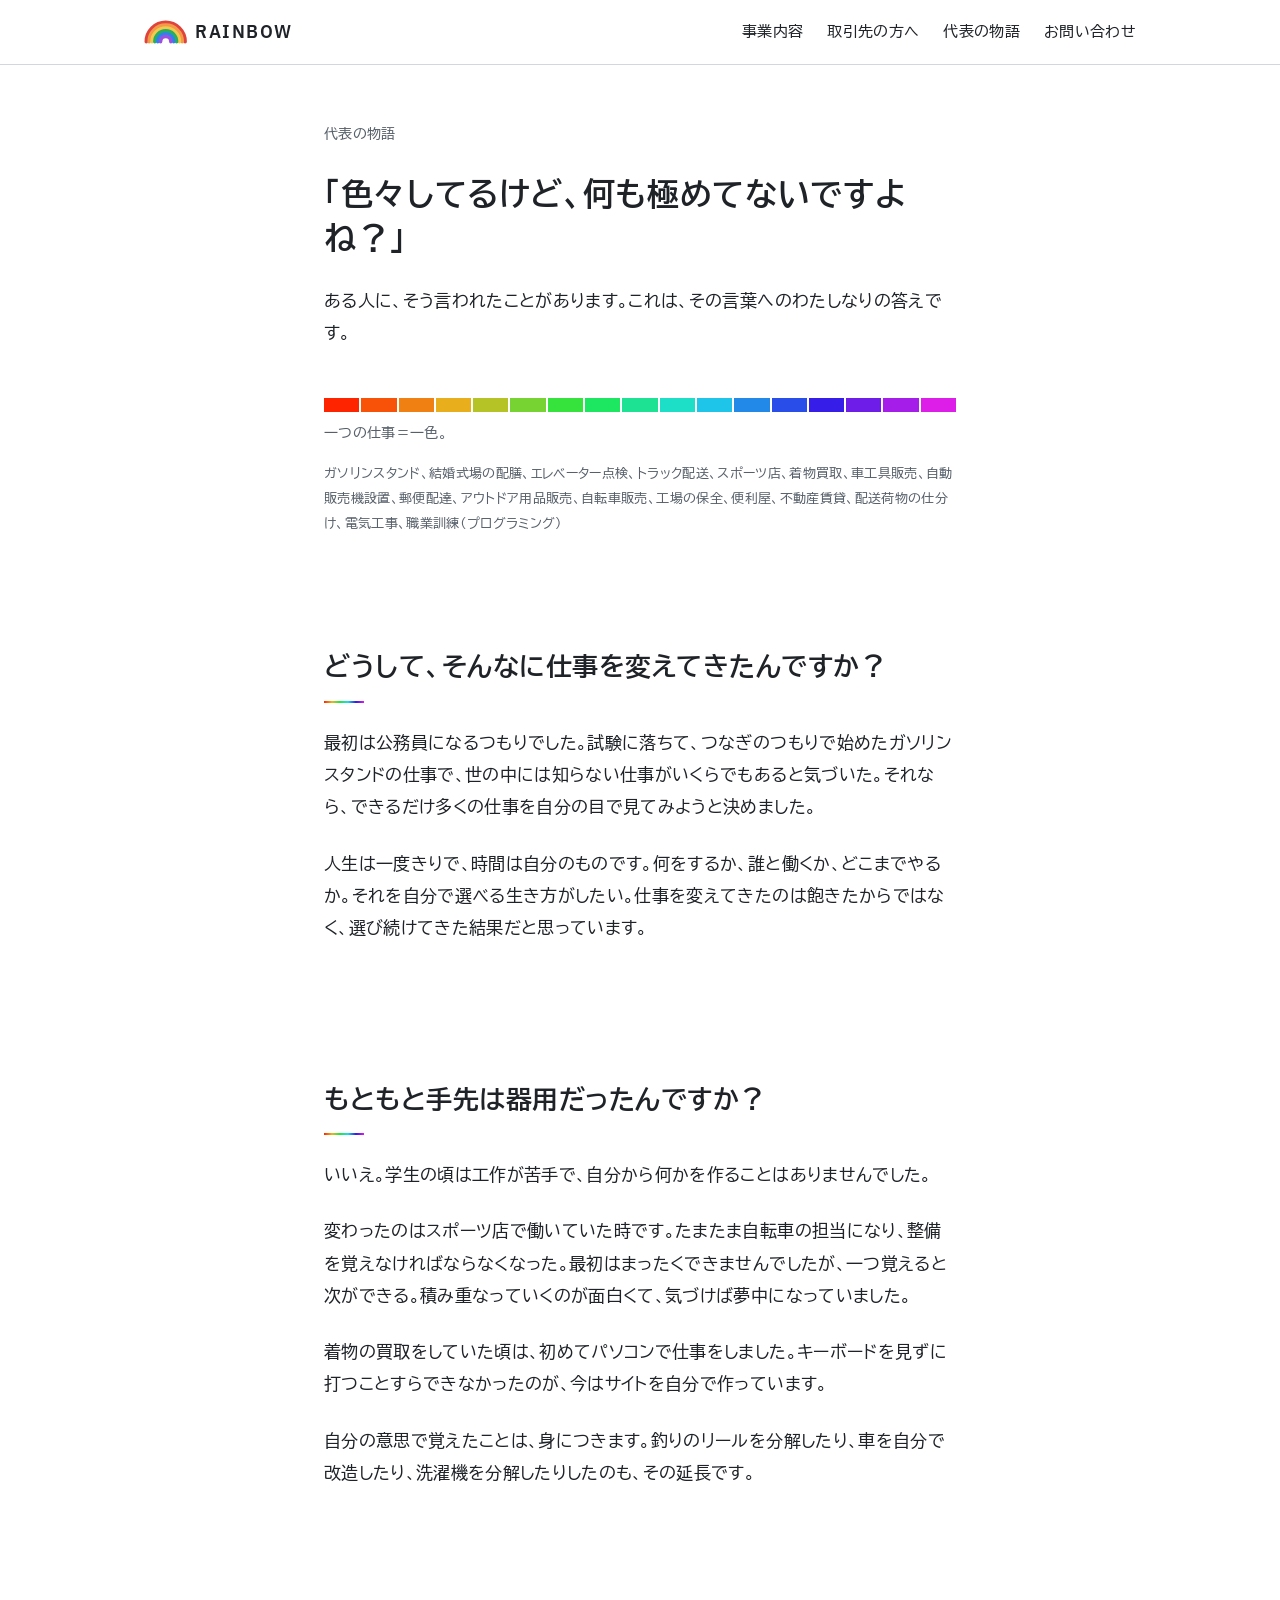
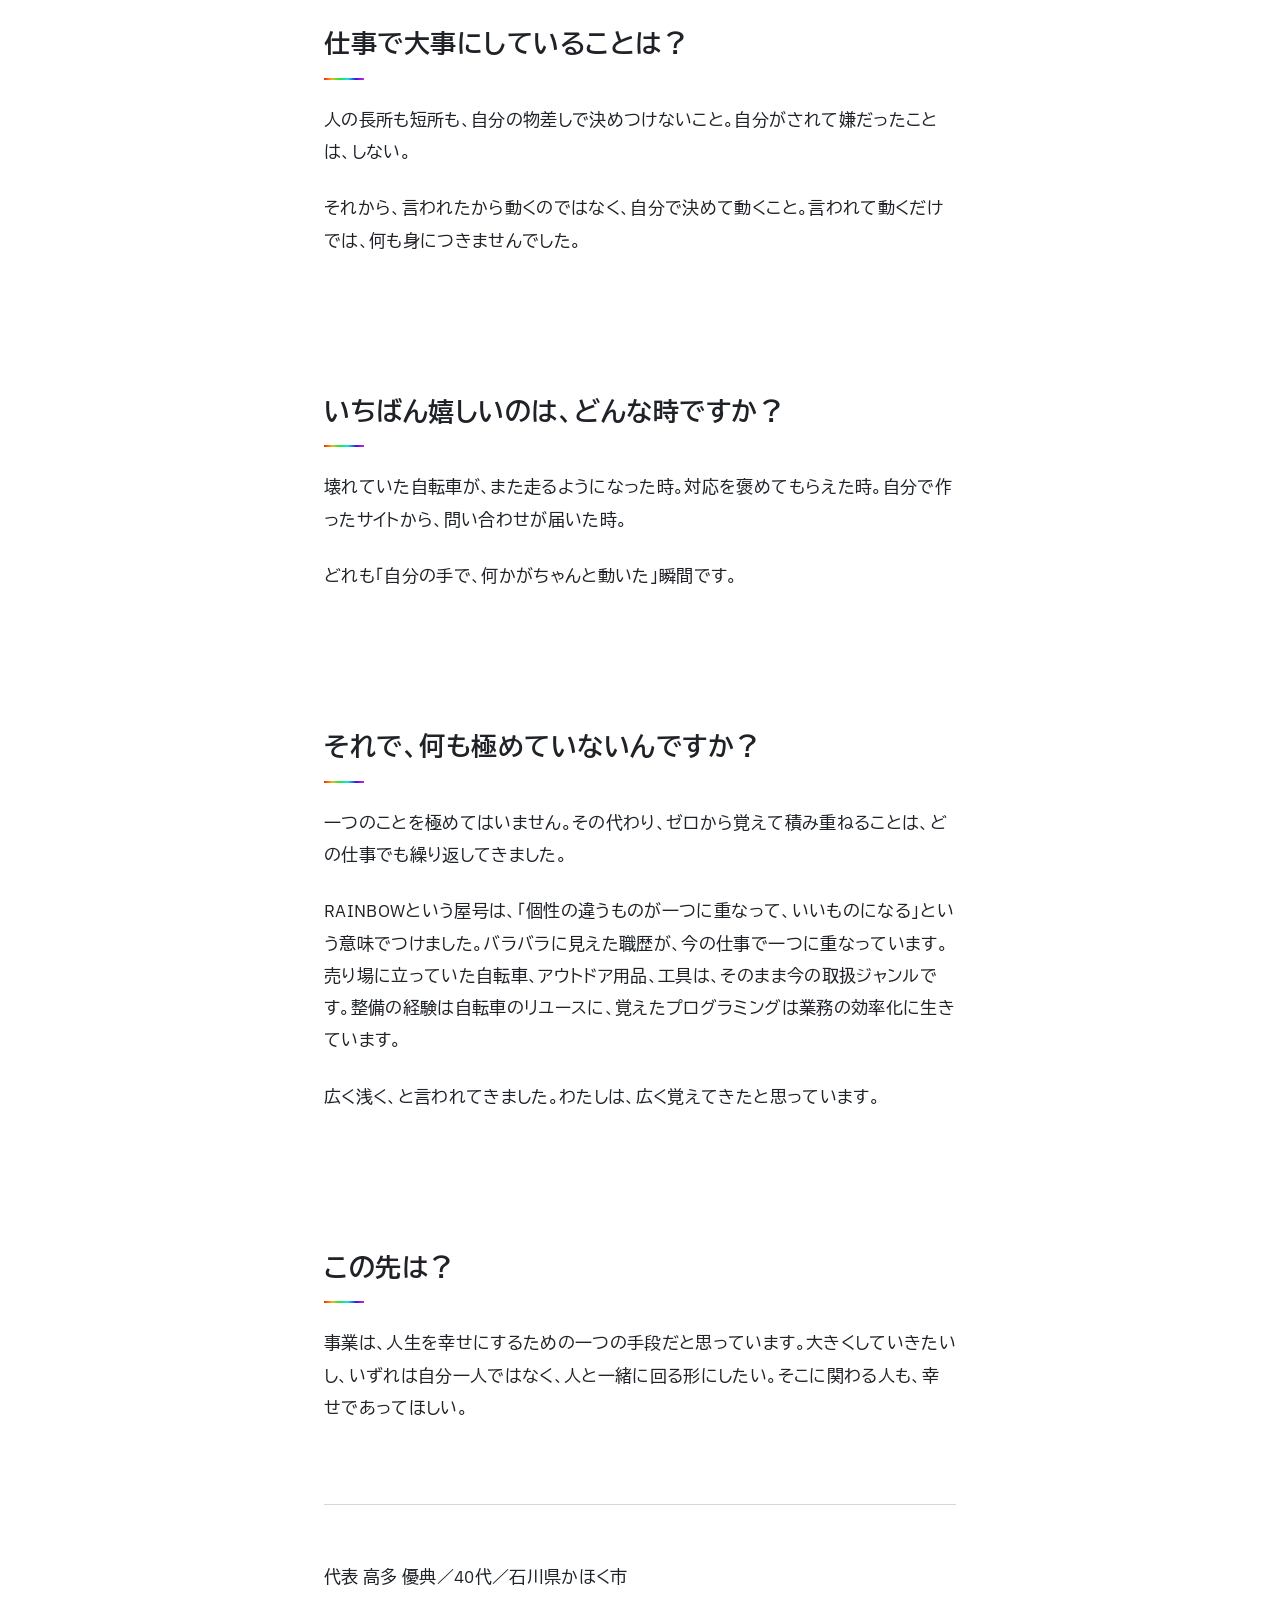
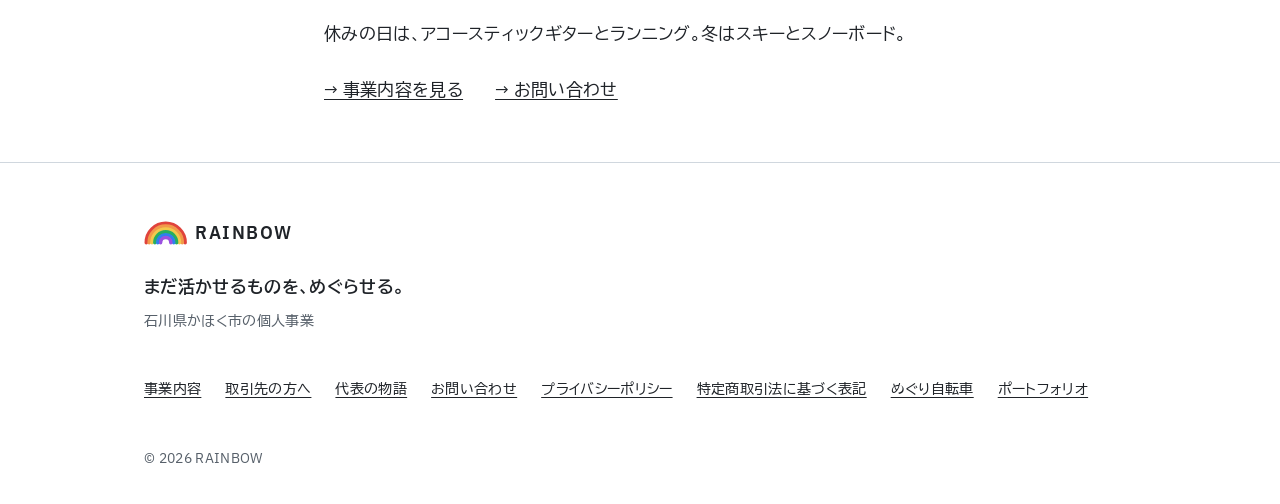
<file: story.html>
<!DOCTYPE html>
<html lang="ja">

<head>
    <meta charset="UTF-8">
    <meta name="viewport" content="width=device-width, initial-scale=1.0">
    <title>代表の物語｜RAINBOW</title>
    <meta name="description" content="「色々してるけど、何も極めてないですよね？」ある人に言われた言葉への、RAINBOW代表なりの答え。">

    <link rel="icon" href="favicon.svg" type="image/svg+xml">
    <link rel="icon" href="favicon-32x32.png" sizes="32x32" type="image/png">
    <link rel="icon" href="favicon-16x16.png" sizes="16x16" type="image/png">
    <link rel="apple-touch-icon" href="apple-touch-icon.png">

    <link rel="preconnect" href="https://fonts.googleapis.com">
    <link rel="preconnect" href="https://fonts.gstatic.com" crossorigin>
    <link href="https://fonts.googleapis.com/css2?family=BIZ+UDPGothic:wght@400;700&family=IBM+Plex+Sans:wght@400;600&display=swap" rel="stylesheet" media="print" onload="this.media='all'">
    <noscript>
        <link href="https://fonts.googleapis.com/css2?family=BIZ+UDPGothic:wght@400;700&family=IBM+Plex+Sans:wght@400;600&display=swap" rel="stylesheet">
    </noscript>

    <link rel="stylesheet" href="css/common.css">
</head>

<body>
    <div id="scroll-progress"></div>

    <header class="site-header">
        <div class="container">
            <a href="main.html" class="logo" aria-label="RAINBOW トップ">
                <svg viewBox="12 25 76 42" role="img" aria-hidden="true" focusable="false">
                    <path d="M 16 63 A 34 34 0 0 1 84 63" fill="none" stroke="#e0433c" stroke-width="6.2" stroke-linecap="round"/>
                    <path d="M 21 63 A 29 29 0 0 1 79 63" fill="none" stroke="#f2994a" stroke-width="6.2" stroke-linecap="round"/>
                    <path d="M 26 63 A 24 24 0 0 1 74 63" fill="none" stroke="#f2c94c" stroke-width="6.2" stroke-linecap="round"/>
                    <path d="M 31 63 A 19 19 0 0 1 69 63" fill="none" stroke="#27ae60" stroke-width="6.2" stroke-linecap="round"/>
                    <path d="M 36 63 A 14 14 0 0 1 64 63" fill="none" stroke="#2f80ed" stroke-width="6.2" stroke-linecap="round"/>
                    <path d="M 41 63 A 9 9 0 0 1 59 63" fill="none" stroke="#9b51e0" stroke-width="6.2" stroke-linecap="round"/>
                </svg>
                <span class="wordmark">RAINBOW</span>
            </a>
            <div class="header-right">
                <nav class="global-nav" aria-label="メインナビゲーション">
                    <a href="main.html#services">事業内容</a>
                    <a href="main.html#partners">取引先の方へ</a>
                    <a href="story.html">代表の物語</a>
                    <a href="main.html#contact">お問い合わせ</a>
                </nav>
                <button type="button" class="menu-toggle" aria-label="メニュー" aria-expanded="false">
                    <span></span><span></span><span></span>
                </button>
            </div>
        </div>
        <nav class="mobile-menu" aria-label="モバイルナビゲーション">
            <a href="main.html#services">事業内容</a>
            <a href="main.html#partners">取引先の方へ</a>
            <a href="story.html">代表の物語</a>
            <a href="main.html#contact">お問い合わせ</a>
        </nav>
    </header>

    <main class="story-body">
        <section>
            <p class="note">代表の物語</p>
            <h1>「色々してるけど、何も極めてないですよね？」</h1>
            <p class="story-lead">ある人に、そう言われたことがあります。これは、その言葉へのわたしなりの答えです。</p>

            <ul class="career-band" aria-label="これまでの仕事">
                <li>ガソリンスタンド</li>
                <li>結婚式場の配膳</li>
                <li>エレベーター点検</li>
                <li>トラック配送</li>
                <li>スポーツ店</li>
                <li>着物買取</li>
                <li>車工具販売</li>
                <li>自動販売機設置</li>
                <li>郵便配達</li>
                <li>アウトドア用品販売</li>
                <li>自転車販売</li>
                <li>工場の保全</li>
                <li>便利屋</li>
                <li>不動産賃貸</li>
                <li>配送荷物の仕分け</li>
                <li>電気工事</li>
                <li>職業訓練（プログラミング）</li>
            </ul>
            <p class="career-caption">一つの仕事＝一色。</p>
            <p class="career-names">ガソリンスタンド、結婚式場の配膳、エレベーター点検、トラック配送、スポーツ店、着物買取、車工具販売、自動販売機設置、郵便配達、アウトドア用品販売、自転車販売、工場の保全、便利屋、不動産賃貸、配送荷物の仕分け、電気工事、職業訓練（プログラミング）</p>
        </section>

        <section>
            <h2>どうして、そんなに仕事を変えてきたんですか？</h2>
            <p>最初は公務員になるつもりでした。試験に落ちて、つなぎのつもりで始めたガソリンスタンドの仕事で、世の中には知らない仕事がいくらでもあると気づいた。それなら、できるだけ多くの仕事を自分の目で見てみようと決めました。</p>
            <p>人生は一度きりで、時間は自分のものです。何をするか、誰と働くか、どこまでやるか。それを自分で選べる生き方がしたい。仕事を変えてきたのは飽きたからではなく、選び続けてきた結果だと思っています。</p>
        </section>

        <section>
            <h2>もともと手先は器用だったんですか？</h2>
            <p>いいえ。学生の頃は工作が苦手で、自分から何かを作ることはありませんでした。</p>
            <p>変わったのはスポーツ店で働いていた時です。たまたま自転車の担当になり、整備を覚えなければならなくなった。最初はまったくできませんでしたが、一つ覚えると次ができる。積み重なっていくのが面白くて、気づけば夢中になっていました。</p>
            <p>着物の買取をしていた頃は、初めてパソコンで仕事をしました。キーボードを見ずに打つことすらできなかったのが、今はサイトを自分で作っています。</p>
            <p>自分の意思で覚えたことは、身につきます。釣りのリールを分解したり、車を自分で改造したり、洗濯機を分解したりしたのも、その延長です。</p>
        </section>

        <section>
            <h2>仕事で大事にしていることは？</h2>
            <p>人の長所も短所も、自分の物差しで決めつけないこと。自分がされて嫌だったことは、しない。</p>
            <p>それから、言われたから動くのではなく、自分で決めて動くこと。言われて動くだけでは、何も身につきませんでした。</p>
        </section>

        <section>
            <h2>いちばん嬉しいのは、どんな時ですか？</h2>
            <p>壊れていた自転車が、また走るようになった時。対応を褒めてもらえた時。自分で作ったサイトから、問い合わせが届いた時。</p>
            <p>どれも「自分の手で、何かがちゃんと動いた」瞬間です。</p>
        </section>

        <section>
            <h2>それで、何も極めていないんですか？</h2>
            <p>一つのことを極めてはいません。その代わり、ゼロから覚えて積み重ねることは、どの仕事でも繰り返してきました。</p>
            <p>RAINBOWという屋号は、「個性の違うものが一つに重なって、いいものになる」という意味でつけました。バラバラに見えた職歴が、今の仕事で一つに重なっています。売り場に立っていた自転車、アウトドア用品、工具は、そのまま今の取扱ジャンルです。整備の経験は自転車のリユースに、覚えたプログラミングは業務の効率化に生きています。</p>
            <p>広く浅く、と言われてきました。わたしは、広く覚えてきたと思っています。</p>
        </section>

        <section>
            <h2>この先は？</h2>
            <p>事業は、人生を幸せにするための一つの手段だと思っています。大きくしていきたいし、いずれは自分一人ではなく、人と一緒に回る形にしたい。そこに関わる人も、幸せであってほしい。</p>
        </section>

        <section class="story-profile">
            <p>代表 高多 優典／40代／石川県かほく市</p>
            <p>休みの日は、アコースティックギターとランニング。冬はスキーとスノーボード。</p>
            <div class="story-profile-links">
                <a href="main.html#services">→ 事業内容を見る</a>
                <a href="main.html#contact">→ お問い合わせ</a>
            </div>
        </section>
    </main>

    <footer class="site-footer">
        <div class="container">
            <a href="main.html" class="logo" aria-label="RAINBOW トップ">
                <svg viewBox="12 25 76 42" role="img" aria-hidden="true" focusable="false">
                    <path d="M 16 63 A 34 34 0 0 1 84 63" fill="none" stroke="#e0433c" stroke-width="6.2" stroke-linecap="round"/>
                    <path d="M 21 63 A 29 29 0 0 1 79 63" fill="none" stroke="#f2994a" stroke-width="6.2" stroke-linecap="round"/>
                    <path d="M 26 63 A 24 24 0 0 1 74 63" fill="none" stroke="#f2c94c" stroke-width="6.2" stroke-linecap="round"/>
                    <path d="M 31 63 A 19 19 0 0 1 69 63" fill="none" stroke="#27ae60" stroke-width="6.2" stroke-linecap="round"/>
                    <path d="M 36 63 A 14 14 0 0 1 64 63" fill="none" stroke="#2f80ed" stroke-width="6.2" stroke-linecap="round"/>
                    <path d="M 41 63 A 9 9 0 0 1 59 63" fill="none" stroke="#9b51e0" stroke-width="6.2" stroke-linecap="round"/>
                </svg>
                <span class="wordmark">RAINBOW</span>
            </a>
            <p class="tagline">まだ活かせるものを、めぐらせる。</p>
            <p class="note">石川県かほく市の個人事業</p>
            <nav class="footer-nav" aria-label="フッターナビゲーション">
                <a href="main.html#services">事業内容</a>
                <a href="main.html#partners">取引先の方へ</a>
                <a href="story.html">代表の物語</a>
                <a href="main.html#contact">お問い合わせ</a>
                <a href="policy.html">プライバシーポリシー</a>
                <a href="tokutei.html">特定商取引法に基づく表記</a>
                <a href="https://meguri-cycle.com/" target="_blank" rel="noopener noreferrer">めぐり自転車</a>
                <a href="https://wilier300227-oss.github.io/rainbow-portfolio/" target="_blank" rel="noopener noreferrer">ポートフォリオ</a>
            </nav>
            <p class="copyright">&copy; 2026 RAINBOW</p>
        </div>
    </footer>

    <script src="js/common.js"></script>
</body>

</html>
</file>
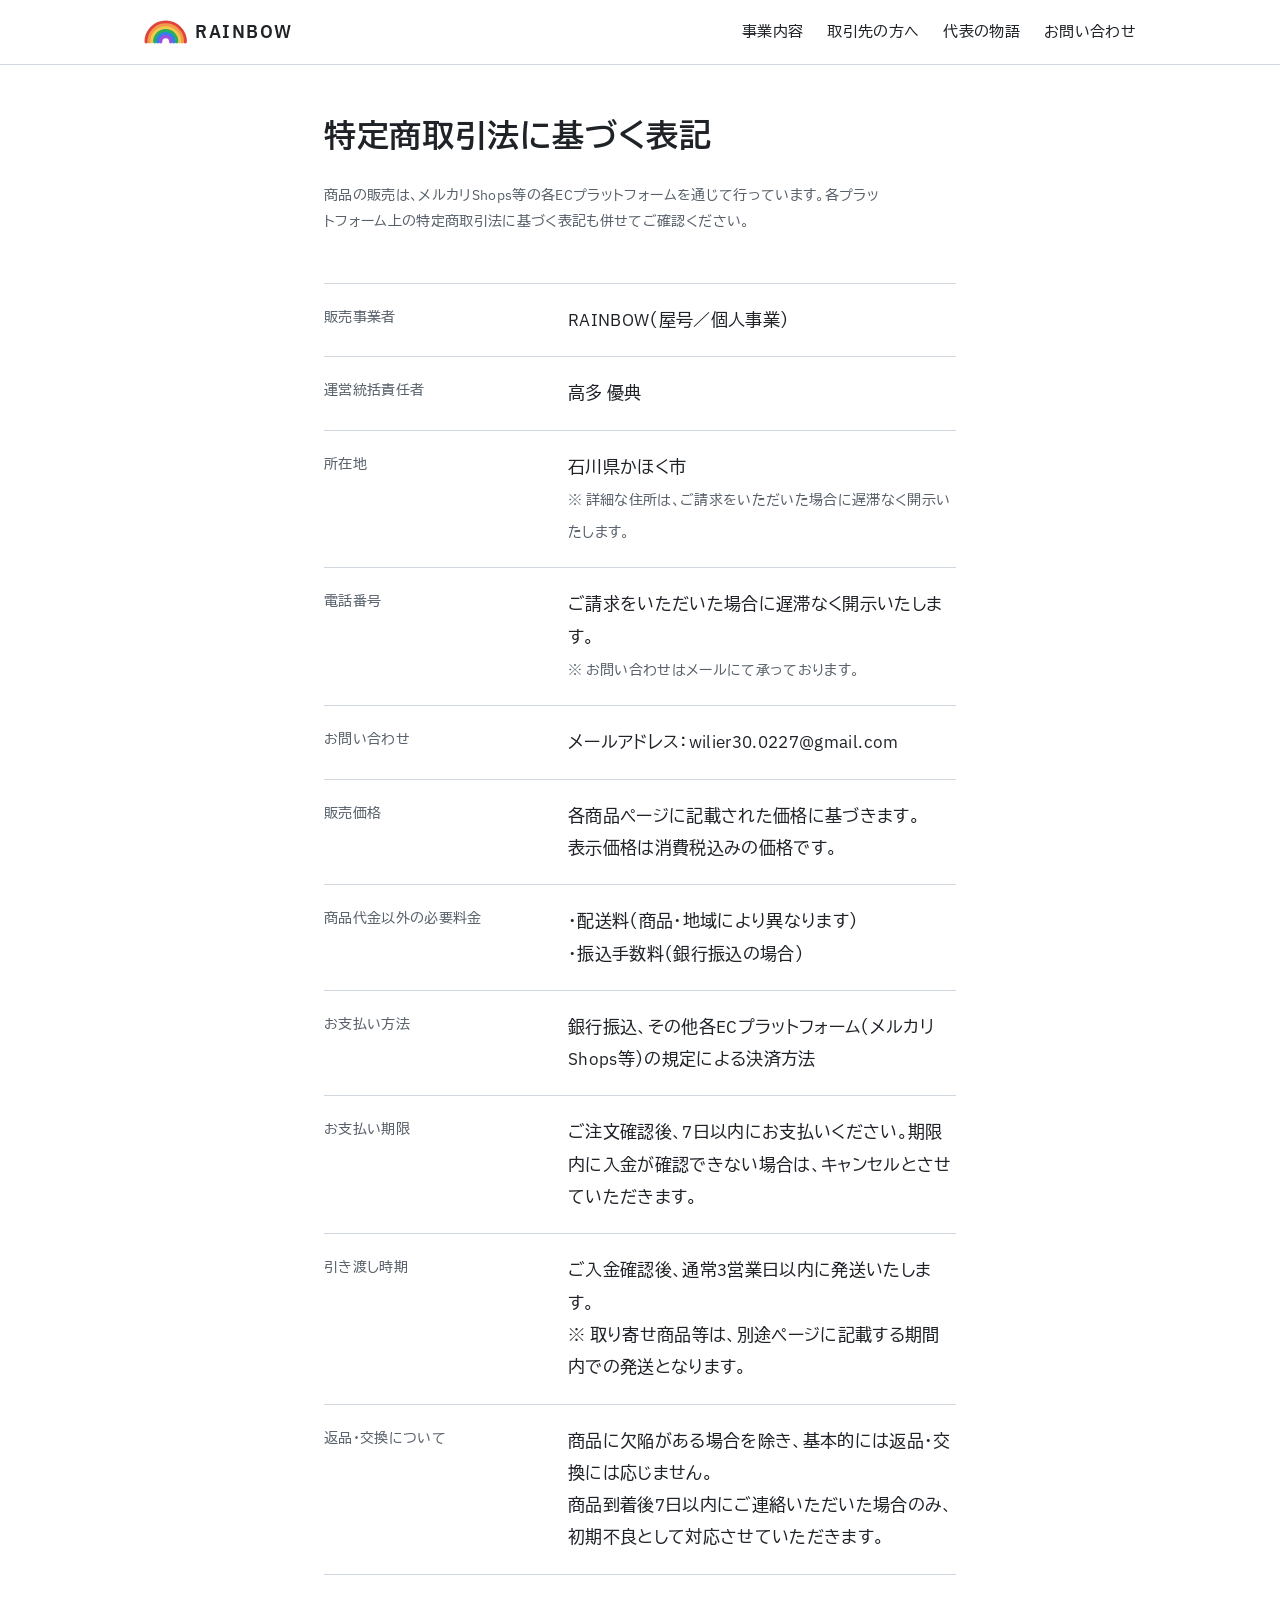
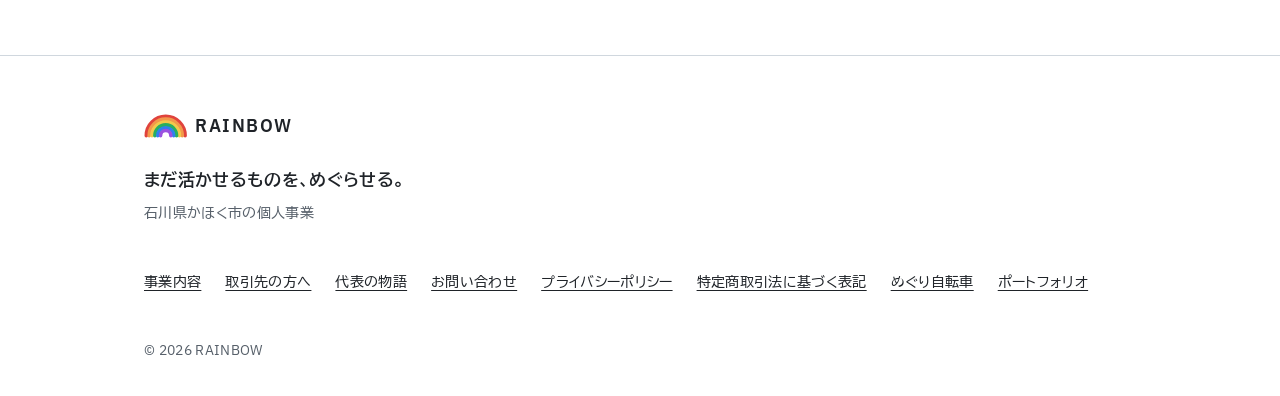
<file: tokutei.html>
<!DOCTYPE html>
<html lang="ja">

<head>
    <meta charset="UTF-8">
    <meta name="viewport" content="width=device-width, initial-scale=1.0">
    <title>特定商取引法に基づく表記 | RAINBOW</title>
    <link rel="icon" href="favicon.svg" type="image/svg+xml">
    <link rel="icon" href="favicon-32x32.png" sizes="32x32" type="image/png">
    <link rel="apple-touch-icon" href="apple-touch-icon.png">
    <link rel="preconnect" href="https://fonts.googleapis.com">
    <link rel="preconnect" href="https://fonts.gstatic.com" crossorigin>
    <link href="https://fonts.googleapis.com/css2?family=BIZ+UDPGothic:wght@400;700&family=IBM+Plex+Sans:wght@400;600&display=swap" rel="stylesheet" media="print" onload="this.media='all'">
    <noscript>
        <link href="https://fonts.googleapis.com/css2?family=BIZ+UDPGothic:wght@400;700&family=IBM+Plex+Sans:wght@400;600&display=swap" rel="stylesheet">
    </noscript>
    <link rel="stylesheet" href="css/common.css">
</head>

<body>
    <div id="scroll-progress"></div>

    <header class="site-header">
        <div class="container">
            <a href="main.html" class="logo" aria-label="RAINBOW トップ">
                <svg viewBox="12 25 76 42" role="img" aria-hidden="true" focusable="false">
                    <path d="M 16 63 A 34 34 0 0 1 84 63" fill="none" stroke="#e0433c" stroke-width="6.2" stroke-linecap="round"/>
                    <path d="M 21 63 A 29 29 0 0 1 79 63" fill="none" stroke="#f2994a" stroke-width="6.2" stroke-linecap="round"/>
                    <path d="M 26 63 A 24 24 0 0 1 74 63" fill="none" stroke="#f2c94c" stroke-width="6.2" stroke-linecap="round"/>
                    <path d="M 31 63 A 19 19 0 0 1 69 63" fill="none" stroke="#27ae60" stroke-width="6.2" stroke-linecap="round"/>
                    <path d="M 36 63 A 14 14 0 0 1 64 63" fill="none" stroke="#2f80ed" stroke-width="6.2" stroke-linecap="round"/>
                    <path d="M 41 63 A 9 9 0 0 1 59 63" fill="none" stroke="#9b51e0" stroke-width="6.2" stroke-linecap="round"/>
                </svg>
                <span class="wordmark">RAINBOW</span>
            </a>
            <div class="header-right">
                <nav class="global-nav" aria-label="メインナビゲーション">
                    <a href="main.html#services">事業内容</a>
                    <a href="main.html#partners">取引先の方へ</a>
                    <a href="story.html">代表の物語</a>
                    <a href="main.html#contact">お問い合わせ</a>
                </nav>
                <button type="button" class="menu-toggle" aria-label="メニュー" aria-expanded="false">
                    <span></span><span></span><span></span>
                </button>
            </div>
        </div>
        <nav class="mobile-menu" aria-label="モバイルナビゲーション">
            <a href="main.html#services">事業内容</a>
            <a href="main.html#partners">取引先の方へ</a>
            <a href="story.html">代表の物語</a>
            <a href="main.html#contact">お問い合わせ</a>
        </nav>
    </header>

    <main class="legal-body">
        <h1>特定商取引法に基づく表記</h1>
        <p class="note">
            商品の販売は、メルカリShops等の各ECプラットフォームを通じて行っています。各プラットフォーム上の特定商取引法に基づく表記も併せてご確認ください。
        </p>

        <dl class="data-table">

            <div>
                <dt>販売事業者</dt>
                <dd>RAINBOW（屋号／個人事業）</dd>
            </div>

            <div>
                <dt>運営統括責任者</dt>
                <dd>高多 優典</dd>
            </div>

            <div>
                <dt>所在地</dt>
                <dd>
                    石川県かほく市<br>
                    <span class="note">※ 詳細な住所は、ご請求をいただいた場合に遅滞なく開示いたします。</span>
                </dd>
            </div>

            <div>
                <dt>電話番号</dt>
                <dd>
                    ご請求をいただいた場合に遅滞なく開示いたします。<br>
                    <span class="note">※ お問い合わせはメールにて承っております。</span>
                </dd>
            </div>

            <div>
                <dt>お問い合わせ</dt>
                <dd>
                    メールアドレス：wilier30.0227@gmail.com
                </dd>
            </div>

            <div>
                <dt>販売価格</dt>
                <dd>
                    各商品ページに記載された価格に基づきます。<br>
                    表示価格は消費税込みの価格です。
                </dd>
            </div>

            <div>
                <dt>商品代金以外の必要料金</dt>
                <dd>
                    ・配送料（商品・地域により異なります）<br>
                    ・振込手数料（銀行振込の場合）
                </dd>
            </div>

            <div>
                <dt>お支払い方法</dt>
                <dd>
                    銀行振込、その他各ECプラットフォーム（メルカリShops等）の規定による決済方法
                </dd>
            </div>

            <div>
                <dt>お支払い期限</dt>
                <dd>
                    ご注文確認後、7日以内にお支払いください。期限内に入金が確認できない場合は、キャンセルとさせていただきます。
                </dd>
            </div>

            <div>
                <dt>引き渡し時期</dt>
                <dd>
                    ご入金確認後、通常3営業日以内に発送いたします。<br>
                    ※ 取り寄せ商品等は、別途ページに記載する期間内での発送となります。
                </dd>
            </div>

            <div>
                <dt>返品・交換について</dt>
                <dd>
                    商品に欠陥がある場合を除き、基本的には返品・交換には応じません。<br>
                    商品到着後7日以内にご連絡いただいた場合のみ、初期不良として対応させていただきます。
                </dd>
            </div>

        </dl>
    </main>

    <footer class="site-footer">
        <div class="container">
            <a href="main.html" class="logo" aria-label="RAINBOW トップ">
                <svg viewBox="12 25 76 42" role="img" aria-hidden="true" focusable="false">
                    <path d="M 16 63 A 34 34 0 0 1 84 63" fill="none" stroke="#e0433c" stroke-width="6.2" stroke-linecap="round"/>
                    <path d="M 21 63 A 29 29 0 0 1 79 63" fill="none" stroke="#f2994a" stroke-width="6.2" stroke-linecap="round"/>
                    <path d="M 26 63 A 24 24 0 0 1 74 63" fill="none" stroke="#f2c94c" stroke-width="6.2" stroke-linecap="round"/>
                    <path d="M 31 63 A 19 19 0 0 1 69 63" fill="none" stroke="#27ae60" stroke-width="6.2" stroke-linecap="round"/>
                    <path d="M 36 63 A 14 14 0 0 1 64 63" fill="none" stroke="#2f80ed" stroke-width="6.2" stroke-linecap="round"/>
                    <path d="M 41 63 A 9 9 0 0 1 59 63" fill="none" stroke="#9b51e0" stroke-width="6.2" stroke-linecap="round"/>
                </svg>
                <span class="wordmark">RAINBOW</span>
            </a>
            <p class="tagline">まだ活かせるものを、めぐらせる。</p>
            <p class="note">石川県かほく市の個人事業</p>
            <nav class="footer-nav" aria-label="フッターナビゲーション">
                <a href="main.html#services">事業内容</a>
                <a href="main.html#partners">取引先の方へ</a>
                <a href="story.html">代表の物語</a>
                <a href="main.html#contact">お問い合わせ</a>
                <a href="policy.html">プライバシーポリシー</a>
                <a href="tokutei.html">特定商取引法に基づく表記</a>
                <a href="https://meguri-cycle.com/" target="_blank" rel="noopener noreferrer">めぐり自転車</a>
                <a href="https://wilier300227-oss.github.io/rainbow-portfolio/" target="_blank" rel="noopener noreferrer">ポートフォリオ</a>
            </nav>
            <p class="copyright">&copy; 2026 RAINBOW</p>
        </div>
    </footer>

    <script src="js/common.js"></script>
</body>
</html>
</file>
<file: css/common.css>
/* ============================================================
   RAINBOW common.css（2026-08 リニューアル）
   方針A「一本の虹」: 白＋墨。虹は 4 箇所のみ
   （#scroll-progress / h2 直下の線 / story の職歴の帯 / ロゴ）
   ============================================================ */

:root {
  --bg: #ffffff;
  --ink: #1f2328;
  --ink-2: #57606a;
  --line: #d0d7de;
  --bg-2: #f6f8fa;
  --rainbow: linear-gradient(90deg, #ff2400, #e8b71d, #1de840, #1ddde8, #2b1de8, #dd1de8);
}

/* ---------- リセット ---------- */
*,
*::before,
*::after {
  box-sizing: border-box;
}

body {
  margin: 0;
  background: var(--bg);
  color: var(--ink);
  font-family: "IBM Plex Sans", "BIZ UDPGothic", sans-serif;
  font-size: 16px;
  line-height: 1.9;
  letter-spacing: 0.02em;
  -webkit-text-size-adjust: 100%;
}

@media (min-width: 768px) {
  body {
    font-size: 17px;
  }
}

img {
  max-width: 100%;
  height: auto;
  border-radius: 4px;
}

a {
  color: var(--ink);
  text-decoration: underline;
  text-underline-offset: 0.2em;
}

a:hover {
  color: var(--ink-2);
}

/* ---------- 見出し ---------- */
h1,
h2,
h3 {
  line-height: 1.4;
  font-weight: 700;
  letter-spacing: 0.02em;
  margin: 0 0 24px;
}

h1 {
  font-size: 26px;
}

h2 {
  font-size: 22px;
}

h3 {
  font-size: 18px;
}

@media (min-width: 768px) {
  h1 {
    font-size: 32px;
  }

  h2 {
    font-size: 26px;
  }

  h3 {
    font-size: 20px;
  }
}

/* 虹の使用箇所 2/4: h2 直下の短い線 */
h2::after {
  content: "";
  display: block;
  width: 40px;
  height: 2px;
  margin-top: 16px;
  background: var(--rainbow);
}

p {
  margin: 0 0 24px;
  max-width: 40em;
}

/* 許可番号などの英数字列 */
.mono {
  font-family: "IBM Plex Mono", monospace;
}

/* 補助テキスト */
.note {
  font-size: 14px;
  color: var(--ink-2);
}

/* ---------- レイアウト ---------- */
.container {
  max-width: 1040px;
  margin: 0 auto;
  padding: 0 24px;
}

section {
  padding: 80px 0;
}

@media (min-width: 768px) {
  section {
    padding: 128px 0;
  }
}

/* ---------- スクロール進捗（虹の使用箇所 1/4） ---------- */
#scroll-progress {
  position: fixed;
  top: 0;
  left: 0;
  width: 0;
  height: 2px;
  background: var(--rainbow);
  z-index: 30;
}

/* ---------- ヘッダー ---------- */
.site-header {
  position: sticky;
  top: 0;
  background: var(--bg);
  border-bottom: 1px solid var(--line);
  z-index: 20;
}

.site-header .container {
  display: flex;
  align-items: center;
  justify-content: space-between;
  min-height: 64px;
}

/* 虹の使用箇所 4/4: ロゴマーク（インラインSVGの虹アーチ） */
.logo {
  display: inline-flex;
  align-items: center;
  gap: 8px;
  text-decoration: none;
  min-height: 44px;
}

.logo svg {
  height: 24px;
  width: auto;
  display: block;
}

.logo .wordmark {
  font-family: "IBM Plex Sans", sans-serif;
  font-weight: 600;
  font-size: 18px;
  letter-spacing: 0.08em;
  color: var(--ink);
}

.header-right {
  display: flex;
  align-items: center;
  gap: 24px;
}

.global-nav {
  display: none;
}

@media (min-width: 900px) {
  .global-nav {
    display: flex;
    align-items: center;
    gap: 24px;
  }
}

.global-nav a {
  font-size: 15px;
  text-decoration: none;
  padding: 10px 0;
}

.global-nav a:hover {
  text-decoration: underline;
  color: var(--ink-2);
}

/* JP/EN 切替 */
.lang-switch {
  display: flex;
  align-items: center;
  gap: 4px;
}

.lang-btn {
  font-family: "IBM Plex Sans", sans-serif;
  font-size: 13px;
  font-weight: 600;
  letter-spacing: 0.04em;
  color: var(--ink-2);
  background: none;
  border: none;
  padding: 12px 8px;
  cursor: pointer;
}

.lang-btn.active {
  color: var(--ink);
  text-decoration: underline;
  text-underline-offset: 0.3em;
}

/* スマホメニューボタン（CSSの3本線） */
.menu-toggle {
  display: inline-flex;
  flex-direction: column;
  justify-content: center;
  gap: 5px;
  width: 44px;
  height: 44px;
  padding: 10px;
  background: none;
  border: 1px solid var(--line);
  border-radius: 4px;
  cursor: pointer;
}

.menu-toggle span {
  display: block;
  width: 100%;
  height: 2px;
  background: var(--ink);
}

@media (min-width: 900px) {
  .menu-toggle {
    display: none;
  }
}

/* スマホメニュー本体 */
.mobile-menu {
  display: none;
  background: var(--bg);
  border-bottom: 1px solid var(--line);
}

.mobile-menu.open {
  display: block;
  animation: menu-in 150ms ease-out;
}

@keyframes menu-in {
  from {
    opacity: 0;
  }

  to {
    opacity: 1;
  }
}

.mobile-menu a {
  display: block;
  padding: 14px 24px;
  font-size: 16px;
  text-decoration: none;
  border-top: 1px solid var(--line);
}

.mobile-menu a:first-child {
  border-top: none;
}

/* ---------- ボタン ---------- */
.btn {
  display: inline-flex;
  align-items: center;
  justify-content: center;
  min-height: 48px;
  padding: 12px 32px;
  border-radius: 4px;
  font-size: 16px;
  font-weight: 700;
  text-decoration: none;
  cursor: pointer;
  letter-spacing: 0.02em;
}

.btn-primary {
  background: var(--ink);
  color: var(--bg);
  border: 1px solid var(--ink);
}

.btn-primary:hover {
  color: var(--bg);
  text-decoration: underline;
}

.btn-ghost {
  background: var(--bg);
  color: var(--ink);
  border: 1px solid var(--ink);
}

.btn-ghost:hover {
  color: var(--ink-2);
  text-decoration: underline;
}

/* ---------- ヒーロー（動画背景＋テキスト） ---------- */
.hero-video {
  position: relative;
  overflow: hidden;
  display: flex;
  align-items: center;
  min-height: calc(100vh - 65px);
  min-height: calc(100dvh - 65px);
  padding: 64px 0;
  background: var(--ink);
}

.hero-video video {
  position: absolute;
  inset: 0;
  width: 100%;
  height: 100%;
  object-fit: cover;
  border-radius: 0;
}

.hero-overlay {
  position: absolute;
  inset: 0;
  background: linear-gradient(to bottom, rgba(0, 0, 0, 0.4) 0%, rgba(0, 0, 0, 0.2) 50%, rgba(0, 0, 0, 0.7) 100%);
}

.hero-content {
  position: relative;
  width: 100%;
}

.hero-video h1,
.hero-video p {
  color: #fff;
}

.hero-video .hero-eyebrow {
  color: #fff;
  font-weight: 700;
  letter-spacing: 0.5em;
  margin-bottom: 24px;
}

.hero-eyebrow {
  font-size: 14px;
  margin-bottom: 16px;
}

@media (min-width: 768px) {
  .hero-video .hero-eyebrow {
    font-size: 18px;
  }
}

.hero-video h1 {
  font-size: 30px;
  line-height: 1.25;
  margin-bottom: 32px;
}

@media (min-width: 768px) {
  .hero-video h1 {
    font-size: 80px;
  }
}

.text-gradient {
  background: var(--rainbow);
  -webkit-background-clip: text;
  background-clip: text;
  -webkit-text-fill-color: transparent;
  color: transparent;
  font-weight: 900;
}

.hero-lead {
  color: rgba(255, 255, 255, 0.85);
  max-width: 40em;
}

@media (min-width: 768px) {
  .hero-lead {
    font-size: 20px;
  }
}

.hero-actions {
  display: flex;
  flex-wrap: wrap;
  gap: 16px;
  margin-top: 32px;
}

/* 旧デザインのCTA（白枠ピル・ホバーで虹） */
.btn-rainbow-glow {
  position: relative;
  display: inline-flex;
  align-items: center;
  justify-content: center;
  min-height: 48px;
  padding: 1rem 3.5rem;
  color: #fff;
  font-weight: 700;
  text-decoration: none;
  border: 1px solid rgba(255, 255, 255, 0.6);
  border-radius: 9999px;
  background: transparent;
  transition: all 0.5s ease;
  overflow: hidden;
  letter-spacing: 0.1em;
  z-index: 1;
}

.btn-rainbow-glow:hover {
  border-color: transparent;
  color: #fff;
  background: linear-gradient(90deg, #ff2400, #e8b71d, #1de840, #1ddde8, #2b1de8, #dd1de8, #ff2400);
  background-size: 400%;
  animation: rainbow-move 10s linear infinite;
  box-shadow: 0 0 10px rgba(255, 255, 255, 0.3), 0 0 20px rgba(29, 221, 232, 0.2);
  transform: scale(1.02);
}

@keyframes rainbow-move {
  0% { background-position: 0%; }
  100% { background-position: 400%; }
}

/* 動きを止める設定では動画を出さず、墨ベタ背景でコントラスト維持 */
@media (prefers-reduced-motion: reduce) {
  .hero-video video {
    display: none;
  }
}

/* ---------- 事業内容（3列） ---------- */
.services-grid {
  display: grid;
  grid-template-columns: 1fr;
  gap: 48px;
  margin-top: 48px;
}

@media (min-width: 768px) {
  .services-grid {
    grid-template-columns: repeat(3, 1fr);
    gap: 32px;
  }
}

.service h3 {
  margin: 24px 0 16px;
}

.service img {
  display: block;
  width: 100%;
  aspect-ratio: 1 / 1;
  object-fit: cover;
  mix-blend-mode: multiply;
}

.service p {
  margin-bottom: 16px;
}

/* ---------- 帳票（dl） ---------- */
.data-table {
  margin: 48px 0 0;
  border-top: 1px solid var(--line);
}

.data-table > div {
  display: grid;
  grid-template-columns: 1fr;
  gap: 0;
  padding: 16px 0;
  border-bottom: 1px solid var(--line);
}

@media (min-width: 768px) {
  .data-table > div {
    grid-template-columns: 220px 1fr;
    gap: 24px;
    padding: 20px 0;
  }
}

.data-table dt {
  font-size: 14px;
  color: var(--ink-2);
}

.data-table dd {
  margin: 0;
  font-size: 16px;
}

@media (min-width: 768px) {
  .data-table dd {
    font-size: 17px;
  }
}

/* ---------- お問い合わせ ---------- */
.contact-email {
  display: flex;
  align-items: center;
  flex-wrap: wrap;
  gap: 16px;
  margin: 32px 0;
}

.contact-email .address {
  font-family: "IBM Plex Mono", monospace;
  font-size: 18px;
  word-break: break-all;
}

.copy-btn {
  font-family: inherit;
  font-size: 14px;
  color: var(--ink);
  background: var(--bg);
  border: 1px solid var(--ink);
  border-radius: 4px;
  min-height: 44px;
  padding: 8px 20px;
  cursor: pointer;
}

.copy-btn:hover {
  color: var(--ink-2);
  text-decoration: underline;
}

.contact-links {
  margin-top: 32px;
}

.contact-links p {
  margin-bottom: 8px;
}

/* ---------- フッター ---------- */
.site-footer {
  border-top: 1px solid var(--line);
  padding: 48px 0 32px;
}

.site-footer .tagline {
  margin: 16px 0 4px;
  font-weight: 700;
}

.site-footer .note {
  margin-bottom: 32px;
}

.footer-nav {
  display: flex;
  flex-wrap: wrap;
  gap: 8px 24px;
  margin-bottom: 32px;
}

.footer-nav a {
  font-size: 14px;
  padding: 10px 0;
}

.copyright {
  font-size: 14px;
  color: var(--ink-2);
  margin: 0;
}

/* ---------- story.html ---------- */
.story-body {
  max-width: 40em;
  margin: 0 auto;
  padding: 0 24px;
}

.story-body section {
  padding: 40px 0;
}

@media (min-width: 768px) {
  .story-body section {
    padding: 56px 0;
  }
}

/* 職歴の帯（虹の使用箇所 3/4） */
.career-band {
  display: flex;
  gap: 2px;
  list-style: none;
  margin: 48px 0 0;
  padding: 0;
}

.career-band li {
  flex: 1 1 0;
  height: 10px;
  overflow: hidden;
  text-indent: 200%;
  white-space: nowrap;
  font-size: 1px;
  color: transparent;
}

@media (min-width: 768px) {
  .career-band li {
    height: 14px;
  }
}

/* --rainbow の6色を17項目へ線形補間した単色 */
.career-band li:nth-child(1) { background: #ff2400; }
.career-band li:nth-child(2) { background: #f85209; }
.career-band li:nth-child(3) { background: #f18012; }
.career-band li:nth-child(4) { background: #e9ae1b; }
.career-band li:nth-child(5) { background: #b5c326; }
.career-band li:nth-child(6) { background: #76d331; }
.career-band li:nth-child(7) { background: #36e23c; }
.career-band li:nth-child(8) { background: #1de660; }
.career-band li:nth-child(9) { background: #1de294; }
.career-band li:nth-child(10) { background: #1ddfc8; }
.career-band li:nth-child(11) { background: #1fc5e8; }
.career-band li:nth-child(12) { background: #2389e8; }
.career-band li:nth-child(13) { background: #284de8; }
.career-band li:nth-child(14) { background: #361de8; }
.career-band li:nth-child(15) { background: #6e1de8; }
.career-band li:nth-child(16) { background: #a51de8; }
.career-band li:nth-child(17) { background: #dd1de8; }

.career-caption {
  font-size: 14px;
  color: var(--ink-2);
  margin: 8px 0 0;
}

.career-names {
  font-size: 13px;
  color: var(--ink-2);
  margin: 16px 0 0;
  max-width: none;
}

.story-profile {
  border-top: 1px solid var(--line);
  padding-top: 48px;
}

.story-profile-links {
  display: flex;
  flex-wrap: wrap;
  gap: 8px 32px;
  margin-top: 24px;
}

/* ---------- 規約ページ（policy / tokutei） ---------- */
.legal-body {
  max-width: 40em;
  margin: 0 auto;
  padding: 48px 24px 80px;
}

.legal-body section {
  padding: 24px 0;
}

.legal-body ul {
  padding-left: 1.5em;
  max-width: 40em;
}

/* ---------- 動きの停止 ---------- */
@media (prefers-reduced-motion: reduce) {

  *,
  *::before,
  *::after {
    animation: none !important;
    transition: none !important;
  }
}
</file>
